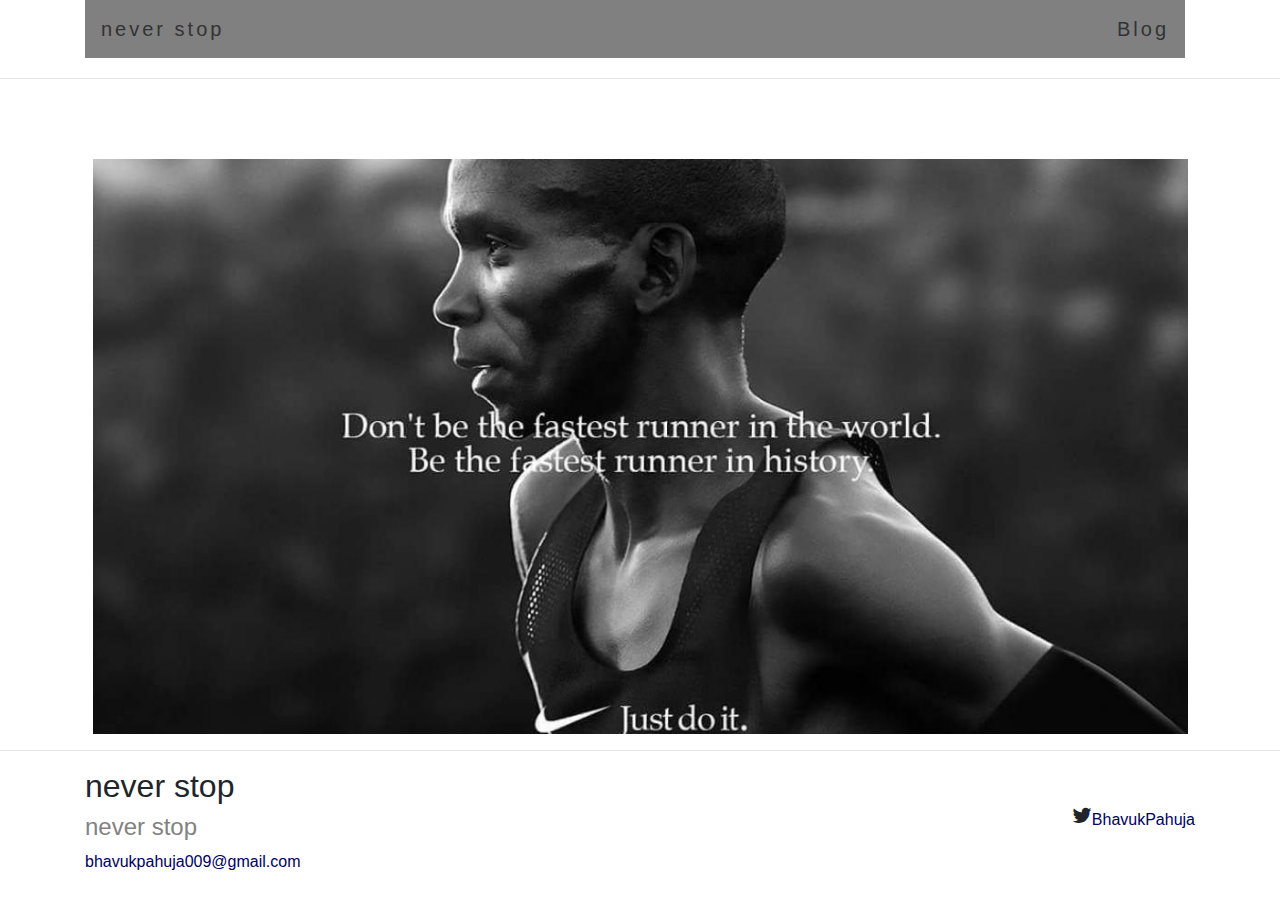
<file: index.html>
<!doctype html>
<html lang="en">
  <head>
    <!-- Required meta tags -->
    <meta charset="utf-8">
    <meta name="viewport" content="width=device-width, initial-scale=1, shrink-to-fit=no">

    <!-- Bootstrap CSS -->
    <link rel="stylesheet" href="https://maxcdn.bootstrapcdn.com/bootstrap/4.0.0/css/bootstrap.min.css" integrity="sha384-Gn5384xqQ1aoWXA+058RXPxPg6fy4IWvTNh0E263XmFcJlSAwiGgFAW/dAiS6JXm" crossorigin="anonymous">
	<link href="https://fonts.googleapis.com/css2?family=Roboto+Slab:wght@600&family=Spartan:wght@500&display=swap" rel="stylesheet">

<link rel="stylesheet" href="https://cdnjs.cloudflare.com/ajax/libs/font-awesome/4.7.0/css/font-awesome.min.css">

	<link rel="stylesheet" type="text/css" href="style.css">

    <title>Never Stop!</title>
  	</head>
  	<body>
    <!-- <h1>Hello, world!</h1> -->
    	 
    	 <div class="container">
    	 <nav class="topnav">

  <a class="active" class="site-title" href="#">never stop</a> 
  <div class="topnav-right">
    <a href="./blog.html">Blog</a>
  </div>

</nav> 
</div>
	    <hr>
	    <!-- <div class="img-thumbnail"> -->
	    <div class="container">
	    <img src="img/eliudkipchoge.jpg" alt="eliudkipchoge" class="center">	
	   	</div>
	   <!--  </div> -->
	<!-- </div>
		<div class="container">
		<div class="row row-content">
			<h1>How it started?</h1>
			<p>From 2017 to 2018 I gained a total of 25 kgs, and at that time I weighed 100 kgs. So I decided that now it's time to change. And I was also 2 months away to get into a college and thus it was the perfect motivation for me to get into shape. Thus I joined a gym mainly focusing on cardio and diet and doing my work strictly and honestly I started seeing the changes, though they were not physical but still I was loosing about 1-2 kgs a week. At that time I realised that if you do your job with complete honesty you will see the change. I continued the gym for about 5 weeks and lost a total a 9 kgs, that brought a huge change in me but still <span>I was very far from being fit</span>. I continued with my diet and played soccer in college. But it didn't help me as I was overweight and all those soccer drills were just making me injury prone, at that time I didn't realised it but all those crampful nights made me realised it. So I stopped playing soccer and was help from my brother(who is also a runner), and he too told me the samething. So as a solutiion to it he asked me to start running and I also took it seriously. It was 1st December 2018 my last exam of 1st semester and so I decided to start running from 2nd December 2018.</p>
		</div>
		<div class="row row-content">
			<h1>    My First Run    </h1> -->
			<!-- <div class="row row-content"> -->
			<!-- </div> -->	
			<!-- </div> -->
			<!-- <div class="row row-content1">
			<div class="col-12 col-sm-6">
			<p>December 3, 5:30 pm , I was all set for this journey. I was ready with my shoes tied and was ready for the run. I thought that it is very easy 4-5 kms and I can do it very easily, I had no idea about my pace, my cadence nothing, I was just running and there I go after 500m all drained out so I walked a few metres and then sprinted my way through, again walked and sprinted this went for a total of 1.73kms and then I stopped. I was disappointed, disheartened and felt baffled, and thought I was never going to make it, I would never be fit again. But next evening I again went for it, but the result was same no change , I covered 1.86 kms. Next day was also the same.</p>
			<p>The next day I said to myself "I have to live my whole life like this a 88 kg boy who was worthless" and I <span>stopped</span> running. </p>
		</div>
		<div class="col-12 col-sm-6" class="align-self-center">
			<img src="img/my_first_run.jpg" alt="myfirstrun" class="right">
			</div>
			
		</div>
		<div class="row row-content">
			<h1>Getting back at it</h1>
			<p>For two months I didn't did any running just played soccer in college, knowing the consequences it can have on my overweighted body. But after the annual sports fest of the college, I was determined to again start running and never quitting or even stopping it.</p>
			<p> With only one goal in mind though you run slow, you have to run long, you need cover those miles, you will not stop until you had done what you have decided for the day. I was going good and in the span of 5 weeks I was able to cover a total of 88 kms, in which I even ran many many 5k runs and my longest run of 6km.</p>
		</div>
		<div class="row row-content">
			<h1>Training with my brother</h1>
			<p>
				So here I am ready to run even longer distances, with good pace and also support from by brother. My brother registerd for a 21K trail run in Kanatal, Uttrakhand at an altitude of 2590m and asked me about weather I would like to register for a 10K run, and I was like "Hell Yeah Let's do this" so he also made the registration for me.
			</p>
			<p>
				The race was on 29th June and we had almost 50 days to train for it. Me and my brother made a proper training plan weekly with easy runs, tempo runs, long runs. I was also trying to cope up with him but wasn't able to so I foccused on my capabilities and strengths and tried to move on. It was really a pleasent time training with my brother, he helping me out and in return I helping out it really was a fun time, and I learnt a lot of things in this period which helped me become a better athlete.
			</p>
			<p>
				And as we know nothing always go as you planned it to be, and as were reaching closer to race day our trip was also closer of getting cancelled due my dad's health, I understood the situation and accepted it though I wasn't able to run the race I did get more healthier and stronger.
			</p>
		</div>
		<div class="row row-content">
			<h1>Bhavuk Runs 365</h1>
			<p>
				As I wasn't able to run that trail run so I was eager to do something special.
				So I decided that I will run for each and every day for 365 days for atleat 10 mins. 
			</p>
			<p>
				On 29 July 2019 I took a pledge to myself to run for every single day for a year. First few days were difficult, thinking of the routine of waking up early every morning, doing warm-up, go for a run, get ready for college- classes and labs, study, sleep early made me mad and I started thinking that I would not able to it. But then my brother told me about this athlete Eluid Kipchoge who is greatest marathon runner runner of all time, he had won 11 out of his 12 marathons, world record holder, and thing what I liked about him was his idealogy he believes in <span>"No Human Is Limited"</span> and he says that it is your mind who makes you do things, you just need to control it and you will be able to do everything what you want to do.
				This inspired me and I went on to run for every single day. Days, weeks, monthts passed I was going great, I woke up early every morning followed my routine and things were going well, I was feeling fine, some days I felt some cramps but foam rolling and massages were there to help me out through these days. And I was quite motivated to do what I had decided, then on 12th October Eluid Kipchoge became the first person to run a marathon under 2 hours(1:59:40), I was like yes I will run for every single day for a year and no one can stop me from doing that. -->
				<!-- I was running nice, my form was looking good and days were passing by and I was feeling good. -->
				
			<!-- </p>
		</div>
			<div class="row row-content">
				<h1>Something unexpected happened</h1>
				<p>
					On 22 October my brother messaged me asked me that he will help me run my first sub 30 min 5K on on my 90th day of this running streak which was on 26 October. And I was like YES LETS DO IT.
				So I recovered the whole week from 23 October to 25 October.
				Me and my brother were coming home from college and job respectively for Diwali and we were so excited to achieve this 5K mark, do some long runs together and enjoy.
				</p>
				<p>
				And I reached Kota(hometown) completely relaxed and recovered on 25th October and then something happened which I never expected I felt some fever that night so I took some medicine and milk and went to sleep. But the morning of my 90th day wasn't like I wanted it to be, the fever was still there. So I decided to shift my plan to 27 october and just did a light run on my 90th of running streak today thus I went for a run but just after 1.2kms my right knee was paining badly. But I forgot that thought and ran 2.2 kms with my bro.
				After the run my brother did some stretching for me and I was fine, now came the I was waiting for last 7–8 days. It was a cold sunday morning and my body was paining like hell I couldn't even move and inside me I was thinking that I have lost everything my 5k record, my 365 day streak everything. And then after sometime the realization came that I have chicken pox and I said no way and that was it I wasn't able to run from my 91st day and thus my streak endend.
				</p>
				
				<p><strong><span>THINGS I HAVE LEARNED FROM THIS SITUATION:</span></strong></p>
				<ol>
				<li>You need to learn to accept the situation.</li>
				<li>I win or I learn I never fail. You must try to LEARN TO LEARN.</li>
				<li>Sometimes it is better to look back in past and see what you have achieved, it will help you feel better. Like in my situation I looked back and saw that I ran for 90 days regularly whatever may be the condition and it helped me feel better.</li>
				<li>Your body is like a vehicle if you are using it you need to refuel it. This was my major mistake I ran, I worked hard, I used my body to full extent but didn't gave it back the fuel to recover.</li>
				</ol> -->
				
				<!-- This time before coming home for Diwali holidays I was so excited to enjoy the festival with the family but nobody can stand before god's decision and my thus my Diwali didn't went the way I wanted it to be.
				This is how my 5 day Diwali break was extended to 10, my parents helped me a lot towards my fast recovery otherwise these 10 day could have easily been converted to 15 or 16. There were times when I was just sitting on my bed and getting everything like food, water, fruits, milk I mean everything, really a big thanks to my parents for all this. Though this break helped my body to recover a lot but on the other hand there will be a lot of academic load on me from now onwards. -->
				<!-- <p>
				At that time my next aim was to train for my first 10K race on 22nd December in Pune.
				</p>
			</div>

			<div class="row row-content">
				<h1>My first 10K race</h1>
				<p>
					22 December 2019, my first 10 K race. I was quite excited for the race from the day my brother registered for it. Me and my brother woke up at 3:30 in the morning on 22nd and were up and ready by 4:15 to leave for Shree Shivchhatrapati Sports Complex, Pune where the race was supposed to start.
					</p>
					<p>
					I was feeling nice and was quite motivated to complete the race in under 60 mins, as I was suffering from piriformis syndrome from the past 3–4 weeks and at last now I was able to recover from the pain and that too on my own. We reached the sports complex at 5:10, yeah it was a long ride. The flag-of time for the race was at 6:00, so we did some warm-up, streches and were ready to run. My brother actually registered for the half marathon but since he was suffering from some knee pain from past 3 weeks he decided to not to run the 21k distance rather he decided to pace me for my race.
				</p>
				<p>
					We were all set standing on starting line all warmed up and ready to run. We decided to run the first 7 kms at a pace of 6:20 and then pace up for the last three kms. It was very congested for first 1–1.5 kms as there were around 7–8 thousand runners taking part in the 10K race. We were running good and were able to maintain our pace(6:20) for first 7 kms and it was time to pace up but I wasn’t ready for that so I said my brother “I wouldn’t be able to pace up right now let’s pace up at 8kms”.

					So I ran 8th kilometre at a pace of 5:40, and at this moment to achieve my goal I was required to run the last two kilometres at a pace of 5mins per kilometre, and it was really tough for me as my quads per paining a lot and wasn’t able to take deep breaths and thus I wasn’t able to achieve my goal, my chip time was 1:04:58, though it was my 10K personal best.
				</p>
				<p>
					My brother helped me a lot to achieve this time all thanks to him as I was just running behind him without thinking of anything else. Thank you bro for everything.

					I was satisfied with my performance but I learnt that I have to train a lot harder to achieve my goals.
				</p>
				<p>
					We(me and my brother) have a long road to travel and we will not stop until we achieve our goals and dreams.
				</p>				
			</div>
			
			<div class="row row-content">
				<h1>My 10K Personel Best</h1>
				<p>
					After my first 10K race I was confident of myself that I can run a better time, with training, exercise and proper care of my body.
					So I decided to run another 10K at Jaipur Marathon on 2nd Feb, but this I had less time(2-3 weeks) to train for it as planned my run at last moment.
					But that didn't afraid I did my training propoerly ate healthy and was ready for the race. I left from the college the night before the raceday to my maternal grandmother(nani)'s home as my college is outside the city.
					</p>
					<p>
						It was time for another 4 AM alarm , and I was ready by 5:00 and left for Albert Hall, Jaipur where was supposed to start, it was a cold, and was still dark and I was unable find any cab or moto so I walked to Albert Hall it was about 2.5 kms. I reached there at 5:30, did some warm-up and was ready to for the kick-off. 
						This time I tried to maintain my pace from the starting of race, though it was congested but I raced my way through I was going great, properly breathing, taking to myself telling not to push hard just maintain the 6:15 pace. 
						And I completed half way  mark in 30:44 Avg.Pace 6:09, then I said to myself that now you are not going down from now there is only one way that is going forward. I maintained my pace 6:04 at 7.5 km mark(45:31) then I thought that now my goal is to cover 2.5kms in 14 mins and that's it. Ipushed myself but fall 2 mins 26 secs short of my sub 60 min 10K.
					</p>
					<p> -->
						<!-- But I wasn't disappointed with such a short duration of training I was able to pull out such a great time. 
					</p>  
				</p>
			</div>
		
	</div> -->
			<hr>
	<footer class="footer">
		<div class="container">
			<div class="row">             
                <div class="col-12 col-sm-6">
                    <h2 class="footer-heading">never stop</h2>
                    <h4 class="contact">never stop</h4>
                    <a href="mailto:bhavukpahuja009@gmail.com">bhavukpahuja009@gmail.com</a>
                    
                </div>
                
                <div class="col-12 col-sm-6 align-self-center">
                    <div class="media">
                        <i class="fa fa-twitter fa-lg"></i><a href="https://twitter.com/BhavukPahuja" class="usename">BhavukPahuja</a>
                    </div>
                </div>
		</div>
		
	</footer>






    <!-- Optional JavaScript -->
    <!-- jQuery first, then Popper.js, then Bootstrap JS -->
    <script src="https://code.jquery.com/jquery-3.2.1.slim.min.js" integrity="sha384-KJ3o2DKtIkvYIK3UENzmM7KCkRr/rE9/Qpg6aAZGJwFDMVNA/GpGFF93hXpG5KkN" crossorigin="anonymous"></script>
    <script src="https://cdnjs.cloudflare.com/ajax/libs/popper.js/1.12.9/umd/popper.min.js" integrity="sha384-ApNbgh9B+Y1QKtv3Rn7W3mgPxhU9K/ScQsAP7hUibX39j7fakFPskvXusvfa0b4Q" crossorigin="anonymous"></script>
    <script src="https://maxcdn.bootstrapcdn.com/bootstrap/4.0.0/js/bootstrap.min.js" integrity="sha384-JZR6Spejh4U02d8jOt6vLEHfe/JQGiRRSQQxSfFWpi1MquVdAyjUar5+76PVCmYl" crossorigin="anonymous"></script>
  </body>
</html>
</file>
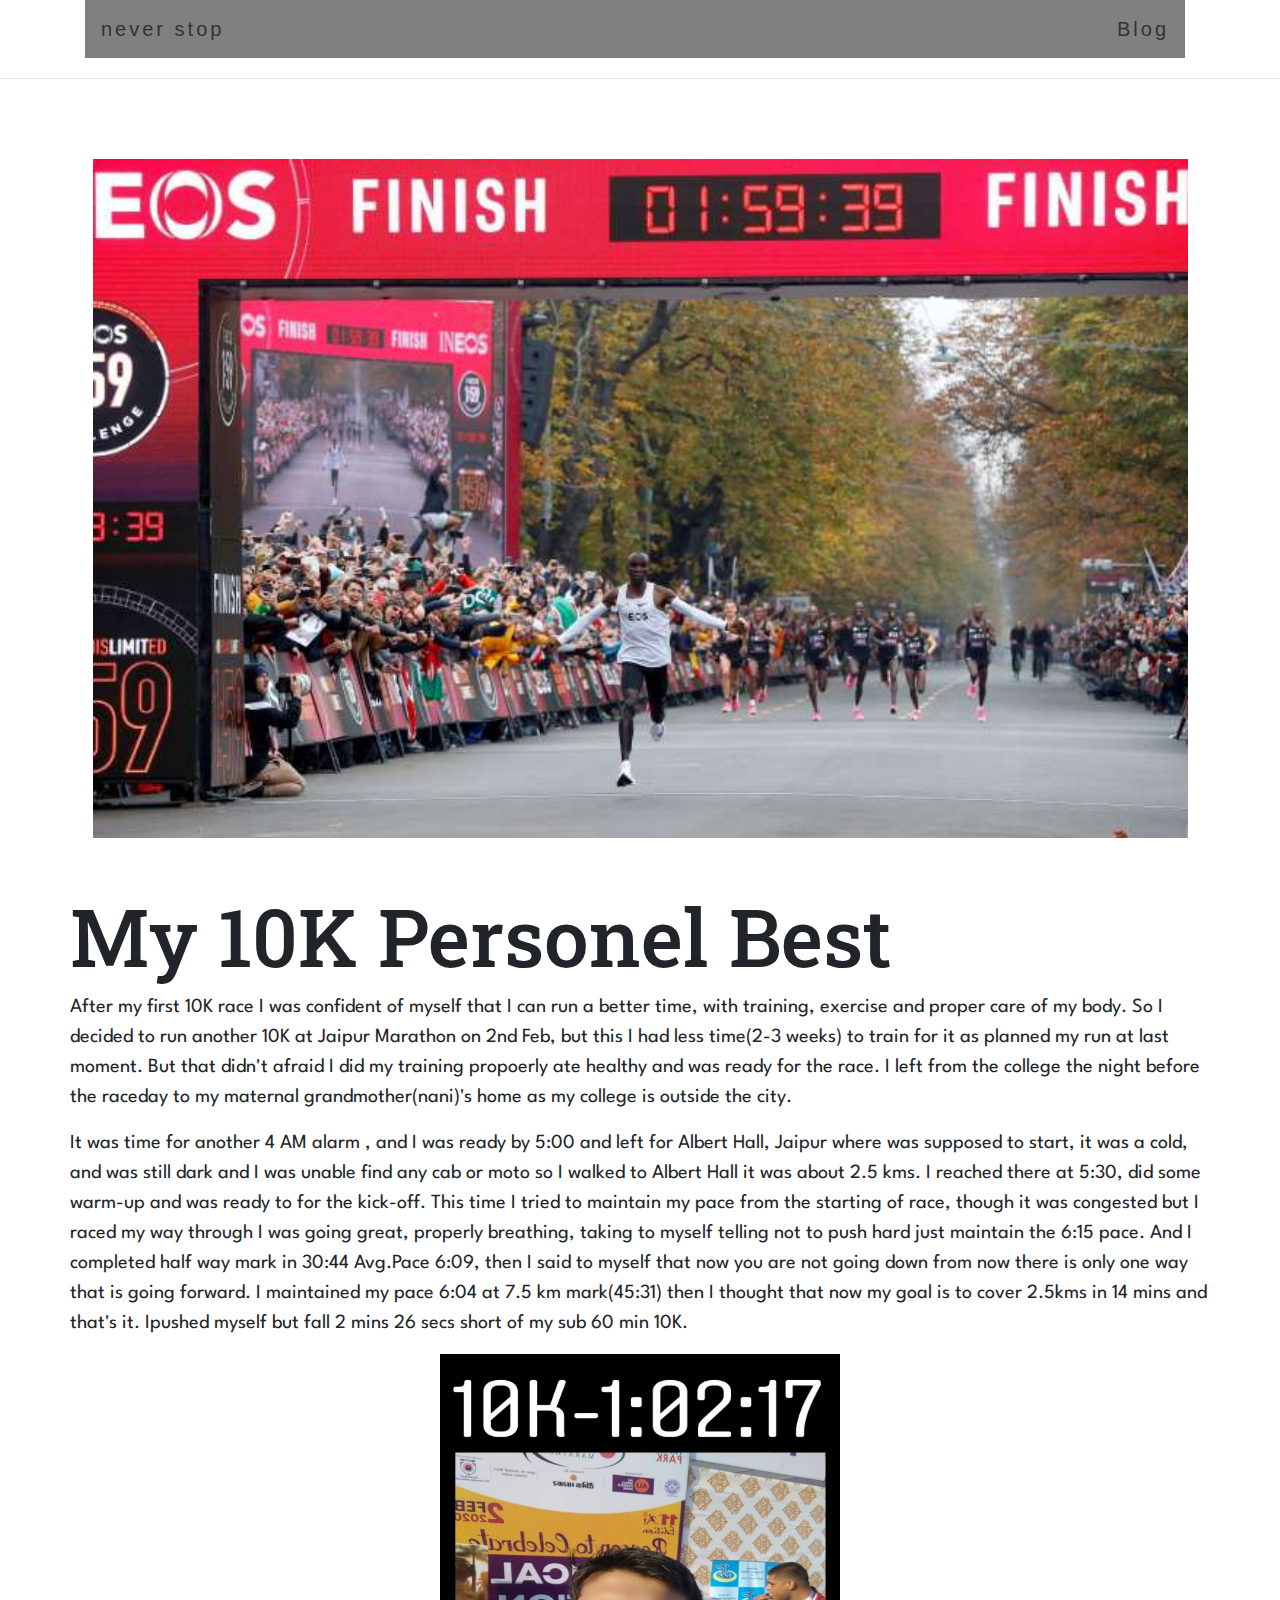
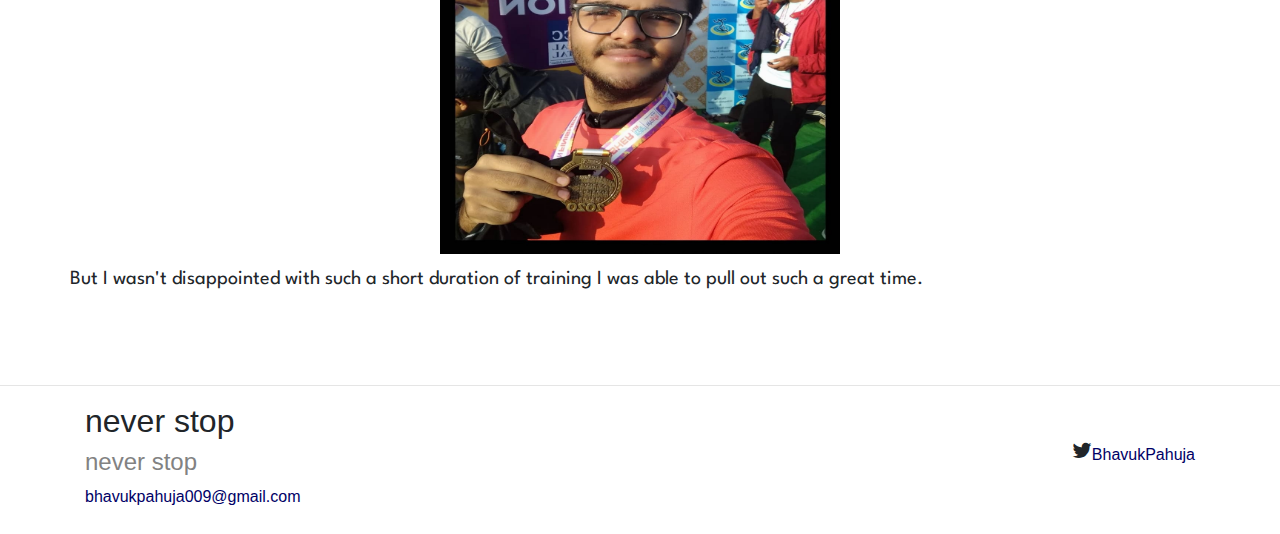
<file: 10k_pb.html>
<!doctype html>
<html lang="en">
  <head>
    <!-- Required meta tags -->
    <meta charset="utf-8">
    <meta name="viewport" content="width=device-width, initial-scale=1, shrink-to-fit=no">

    <!-- Bootstrap CSS -->
    <link rel="stylesheet" href="https://maxcdn.bootstrapcdn.com/bootstrap/4.0.0/css/bootstrap.min.css" integrity="sha384-Gn5384xqQ1aoWXA+058RXPxPg6fy4IWvTNh0E263XmFcJlSAwiGgFAW/dAiS6JXm" crossorigin="anonymous">
	<link href="https://fonts.googleapis.com/css2?family=Roboto+Slab:wght@600&family=Spartan:wght@500&display=swap" rel="stylesheet">

<link rel="stylesheet" href="https://cdnjs.cloudflare.com/ajax/libs/font-awesome/4.7.0/css/font-awesome.min.css">

	<link rel="stylesheet" type="text/css" href="style.css">

    <title>10K Personel Best</title>
  	</head>
  	<body>
    <!-- <h1>Hello, world!</h1> -->
    	 
    	 <div class="container">
    	 <nav class="topnav">

  <a class="active" class="site-title" href="./index.html">never stop</a> 
  <div class="topnav-right">
    <a href="./blog.html">Blog</a>
  </div>

</nav> 
</div>
	    <hr>
	    <!-- <div class="img-thumbnail"> -->
		<div class="container">
	    <img src="img/quote11.jpeg" alt="eliudkipchoge" class="center">	
	   <!--  </div> -->
	</div>
		<div class="container">
			
			<div class="row row-content">
				<h1>My 10K Personel Best</h1>
				<p>
					After my first 10K race I was confident of myself that I can run a better time, with training, exercise and proper care of my body.
					So I decided to run another 10K at Jaipur Marathon on 2nd Feb, but this I had less time(2-3 weeks) to train for it as planned my run at last moment.
					But that didn't afraid I did my training propoerly ate healthy and was ready for the race. I left from the college the night before the raceday to my maternal grandmother(nani)'s home as my college is outside the city.
					</p>
					<p>
						It was time for another 4 AM alarm , and I was ready by 5:00 and left for Albert Hall, Jaipur where was supposed to start, it was a cold, and was still dark and I was unable find any cab or moto so I walked to Albert Hall it was about 2.5 kms. I reached there at 5:30, did some warm-up and was ready to for the kick-off. 
						This time I tried to maintain my pace from the starting of race, though it was congested but I raced my way through I was going great, properly breathing, taking to myself telling not to push hard just maintain the 6:15 pace. 
						And I completed half way  mark in 30:44 Avg.Pace 6:09, then I said to myself that now you are not going down from now there is only one way that is going forward. I maintained my pace 6:04 at 7.5 km mark(45:31) then I thought that now my goal is to cover 2.5kms in 14 mins and that's it. Ipushed myself but fall 2 mins 26 secs short of my sub 60 min 10K.
					</p>
					<img src="img/jaipur.jpg" alt="jaipurmarathon" class="center-image2">
					<p>
						But I wasn't disappointed with such a short duration of training I was able to pull out such a great time. 
					</p>  
				</p>
			</div>
		
	</div>
<hr>
	<footer class="footer">
		<div class="container">
			<div class="row">             
                <div class="col-12 col-sm-6">
                    <h2 class="footer-heading">never stop</h2>
                    <h4 class="contact">never stop</h4>
                    <a href="mailto:bhavukpahuja009@gmail.com">bhavukpahuja009@gmail.com</a>
                    
                </div>
                
                <div class="col-12 col-sm-6 align-self-center">
                    <div class="media">
                        <i class="fa fa-twitter fa-lg"></i><a href="https://twitter.com/BhavukPahuja" class="usename">BhavukPahuja</a>
                    </div>
                </div>
		</div>
		
	</footer>






    <!-- Optional JavaScript -->
    <!-- jQuery first, then Popper.js, then Bootstrap JS -->
    <script src="https://code.jquery.com/jquery-3.2.1.slim.min.js" integrity="sha384-KJ3o2DKtIkvYIK3UENzmM7KCkRr/rE9/Qpg6aAZGJwFDMVNA/GpGFF93hXpG5KkN" crossorigin="anonymous"></script>
    <script src="https://cdnjs.cloudflare.com/ajax/libs/popper.js/1.12.9/umd/popper.min.js" integrity="sha384-ApNbgh9B+Y1QKtv3Rn7W3mgPxhU9K/ScQsAP7hUibX39j7fakFPskvXusvfa0b4Q" crossorigin="anonymous"></script>
    <script src="https://maxcdn.bootstrapcdn.com/bootstrap/4.0.0/js/bootstrap.min.js" integrity="sha384-JZR6Spejh4U02d8jOt6vLEHfe/JQGiRRSQQxSfFWpi1MquVdAyjUar5+76PVCmYl" crossorigin="anonymous"></script>
  </body>
</html>
</file>
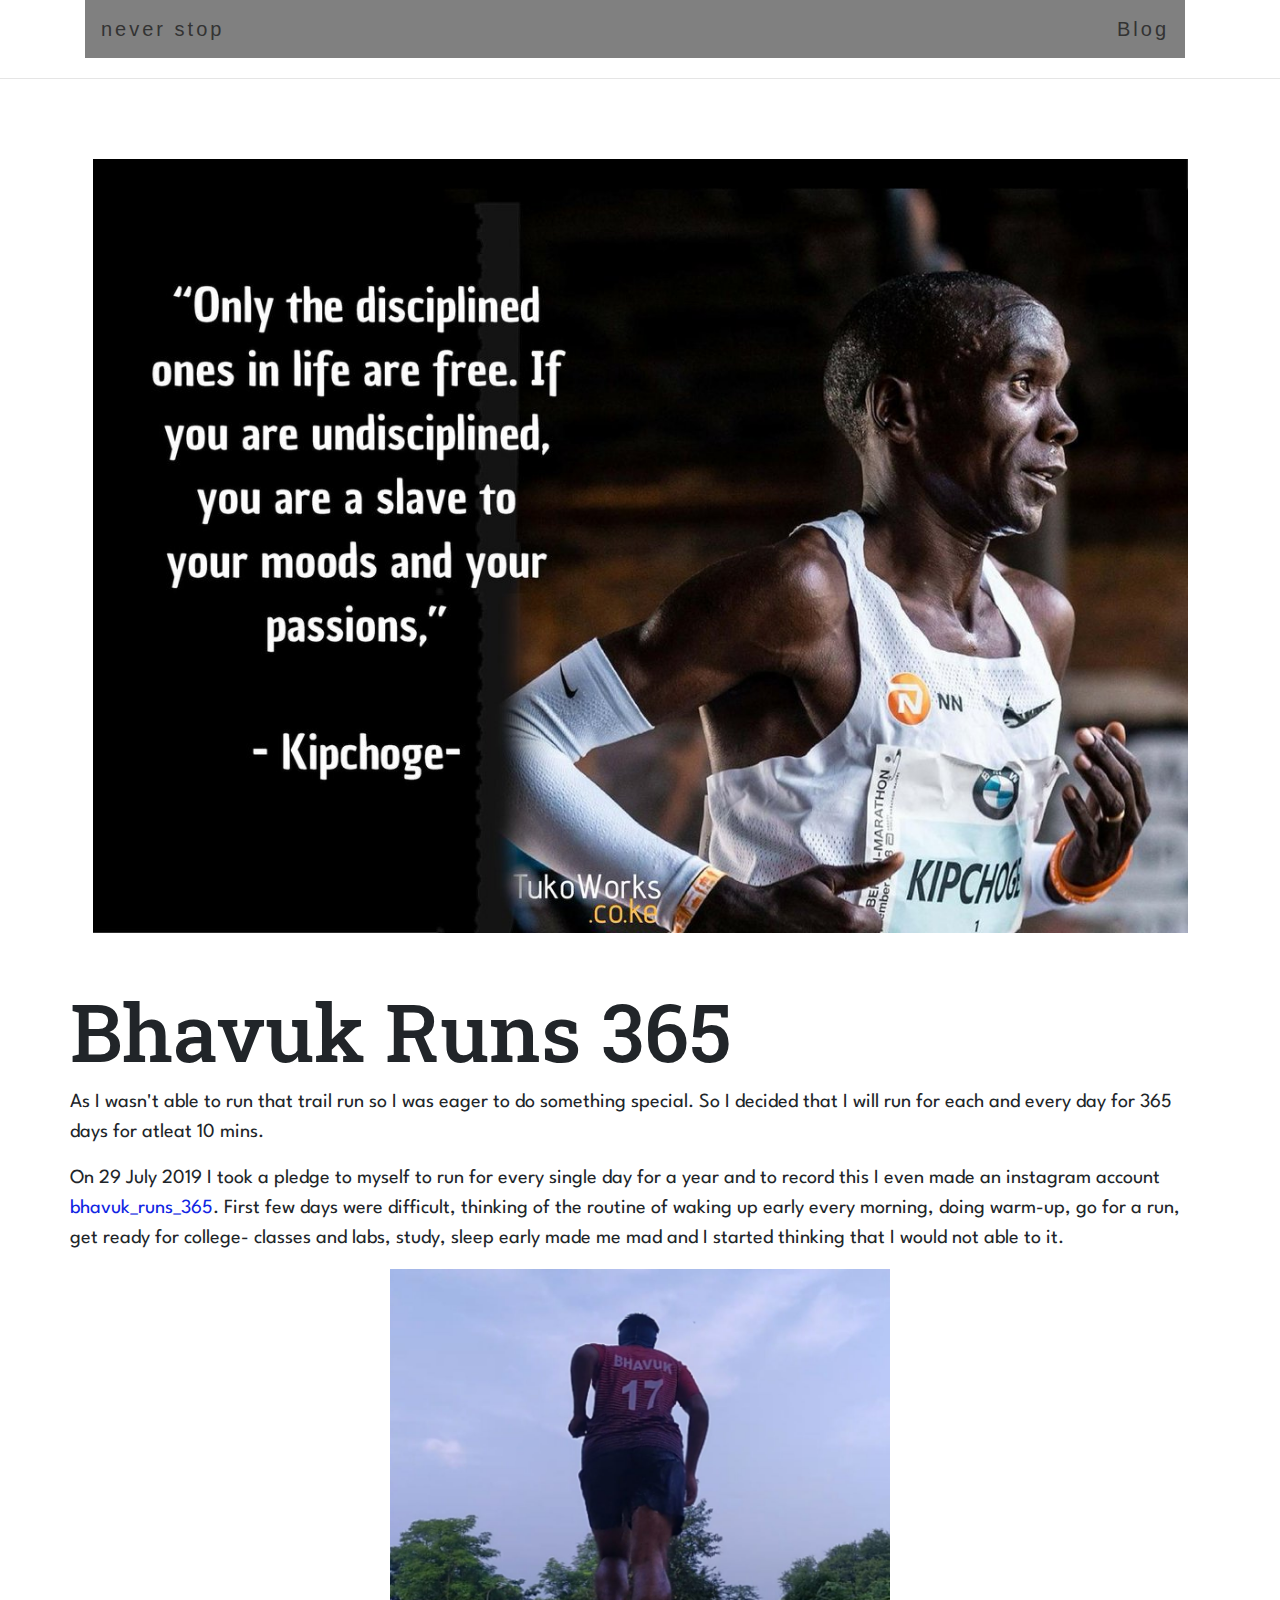
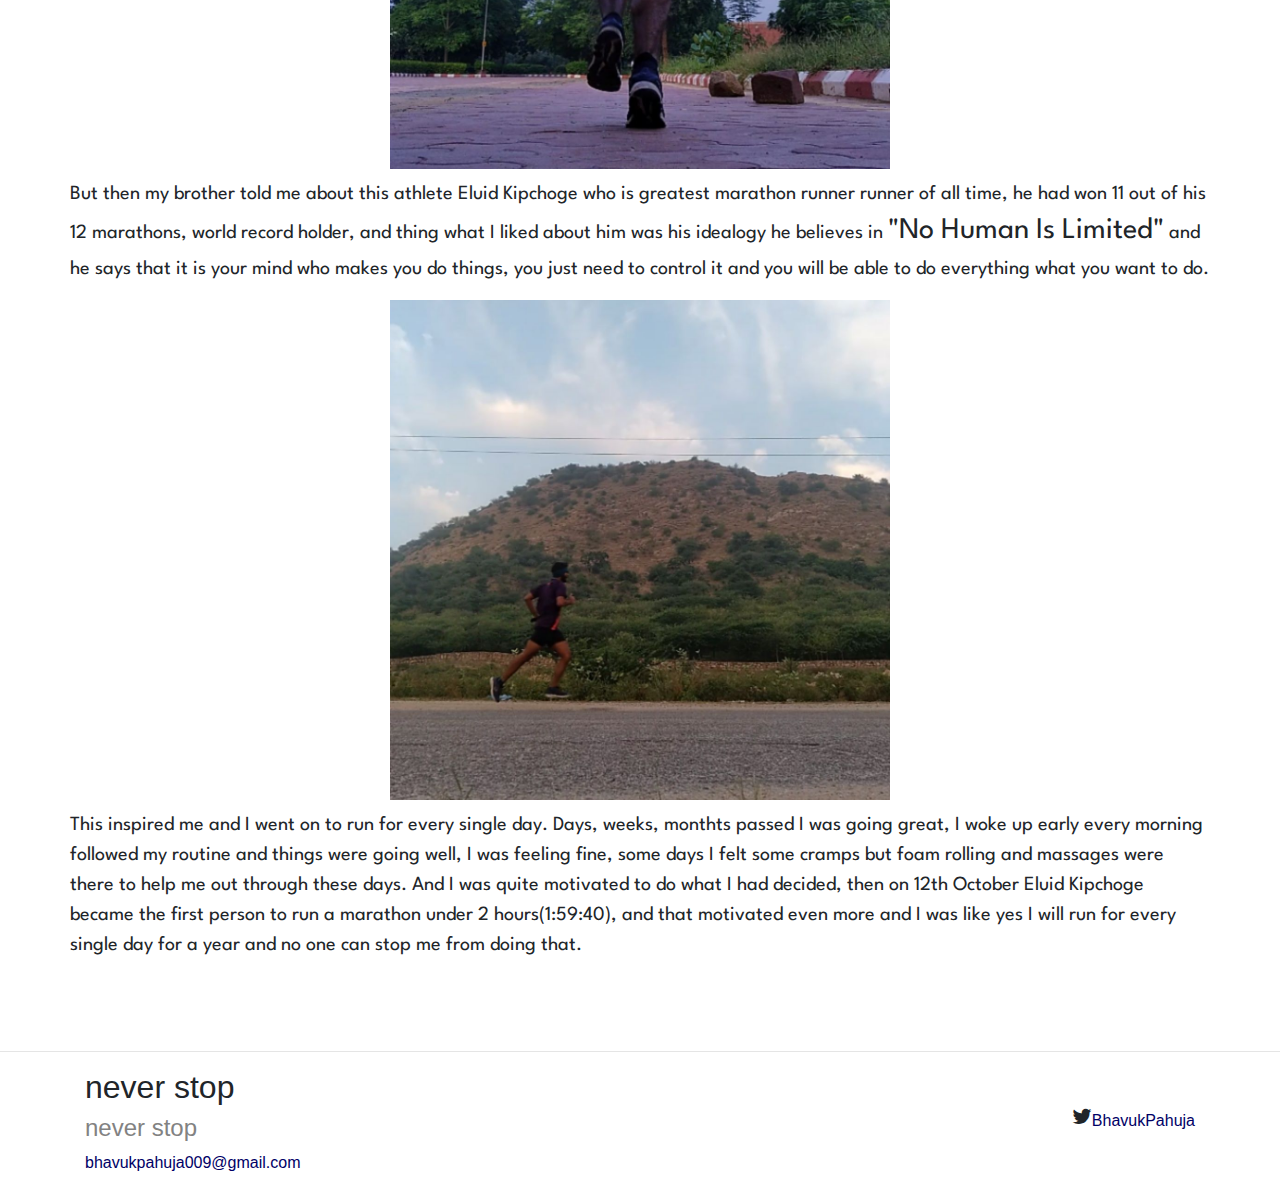
<file: bhavuk_365.html>
<!doctype html>
<html lang="en">
  <head>
    <!-- Required meta tags -->
    <meta charset="utf-8">
    <meta name="viewport" content="width=device-width, initial-scale=1, shrink-to-fit=no">

    <!-- Bootstrap CSS -->
    <link rel="stylesheet" href="https://maxcdn.bootstrapcdn.com/bootstrap/4.0.0/css/bootstrap.min.css" integrity="sha384-Gn5384xqQ1aoWXA+058RXPxPg6fy4IWvTNh0E263XmFcJlSAwiGgFAW/dAiS6JXm" crossorigin="anonymous">
	<link href="https://fonts.googleapis.com/css2?family=Roboto+Slab:wght@600&family=Spartan:wght@500&display=swap" rel="stylesheet">

<link rel="stylesheet" href="https://cdnjs.cloudflare.com/ajax/libs/font-awesome/4.7.0/css/font-awesome.min.css">

	<link rel="stylesheet" type="text/css" href="style.css">

    <title>Bhavuk Runs 365</title>
  	</head>
  	<body>
    <!-- <h1>Hello, world!</h1> -->
    	 
    	 <div class="container">
    	 <nav class="topnav">

  <a class="active" class="site-title" href="./index.html">never stop</a> 
  <div class="topnav-right">
    <a href="./blog.html">Blog</a>
  </div>

</nav> 
</div>
	    <hr>
	    <div class="container">
	    <!-- <div class="img-thumbnail"> -->
	    <img src="img/quote9.jpg" alt="eliudkipchoge" class="center">	
	   <!--  </div> -->
	</div>
		<div class="container">
		<div class="row row-content">
			<h1>Bhavuk Runs 365</h1>
			<p>
				As I wasn't able to run that trail run so I was eager to do something special.
				So I decided that I will run for each and every day for 365 days for atleat 10 mins. 
			</p>
			<p>
				On 29 July 2019 I took a pledge to myself to run for every single day for a year and to record this I even made an instagram account <a class="span1" href="https://www.instagram.com/bhavuk_runs_365/">bhavuk_runs_365</a>. First few days were difficult, thinking of the routine of waking up early every morning, doing warm-up, go for a run, get ready for college- classes and labs, study, sleep early made me mad and I started thinking that I would not able to it. 
			</p>
			<img src="img/run1.jpg" class="center-image1" alt="run">
			<p>
				But then my brother told me about this athlete Eluid Kipchoge who is greatest marathon runner runner of all time, he had won 11 out of his 12 marathons, world record holder, and thing what I liked about him was his idealogy he believes in <span>"No Human Is Limited"</span> and he says that it is your mind who makes you do things, you just need to control it and you will be able to do everything what you want to do.
			</p>
			<img src="img/run2.jpg" class="center-image1" alt="run">
			<p>
				This inspired me and I went on to run for every single day. Days, weeks, monthts passed I was going great, I woke up early every morning followed my routine and things were going well, I was feeling fine, some days I felt some cramps but foam rolling and massages were there to help me out through these days. And I was quite motivated to do what I had decided, then on 12th October Eluid Kipchoge became the first person to run a marathon under 2 hours(1:59:40), and that motivated even more and I was like yes I will run for every single day for a year and no one can stop me from doing that.
				<!-- I was running nice, my form was looking good and days were passing by and I was feeling good. -->
				
			</p>
		</div>
		
		
	</div>
<hr>
	<footer class="footer">
		<div class="container">
			<div class="row">             
                <div class="col-12 col-sm-6">
                    <h2 class="footer-heading">never stop</h2>
                    <h4 class="contact">never stop</h4>
                    <a href="mailto:bhavukpahuja009@gmail.com">bhavukpahuja009@gmail.com</a>
                    
                </div>
                
                <div class="col-12 col-sm-6 align-self-center">
                    <div class="media">
                        <i class="fa fa-twitter fa-lg"></i><a href="https://twitter.com/BhavukPahuja" class="usename">BhavukPahuja</a>
                    </div>
                </div>
		</div>
		
	</footer>






    <!-- Optional JavaScript -->
    <!-- jQuery first, then Popper.js, then Bootstrap JS -->
    <script src="https://code.jquery.com/jquery-3.2.1.slim.min.js" integrity="sha384-KJ3o2DKtIkvYIK3UENzmM7KCkRr/rE9/Qpg6aAZGJwFDMVNA/GpGFF93hXpG5KkN" crossorigin="anonymous"></script>
    <script src="https://cdnjs.cloudflare.com/ajax/libs/popper.js/1.12.9/umd/popper.min.js" integrity="sha384-ApNbgh9B+Y1QKtv3Rn7W3mgPxhU9K/ScQsAP7hUibX39j7fakFPskvXusvfa0b4Q" crossorigin="anonymous"></script>
    <script src="https://maxcdn.bootstrapcdn.com/bootstrap/4.0.0/js/bootstrap.min.js" integrity="sha384-JZR6Spejh4U02d8jOt6vLEHfe/JQGiRRSQQxSfFWpi1MquVdAyjUar5+76PVCmYl" crossorigin="anonymous"></script>
  </body>
</html>
</file>
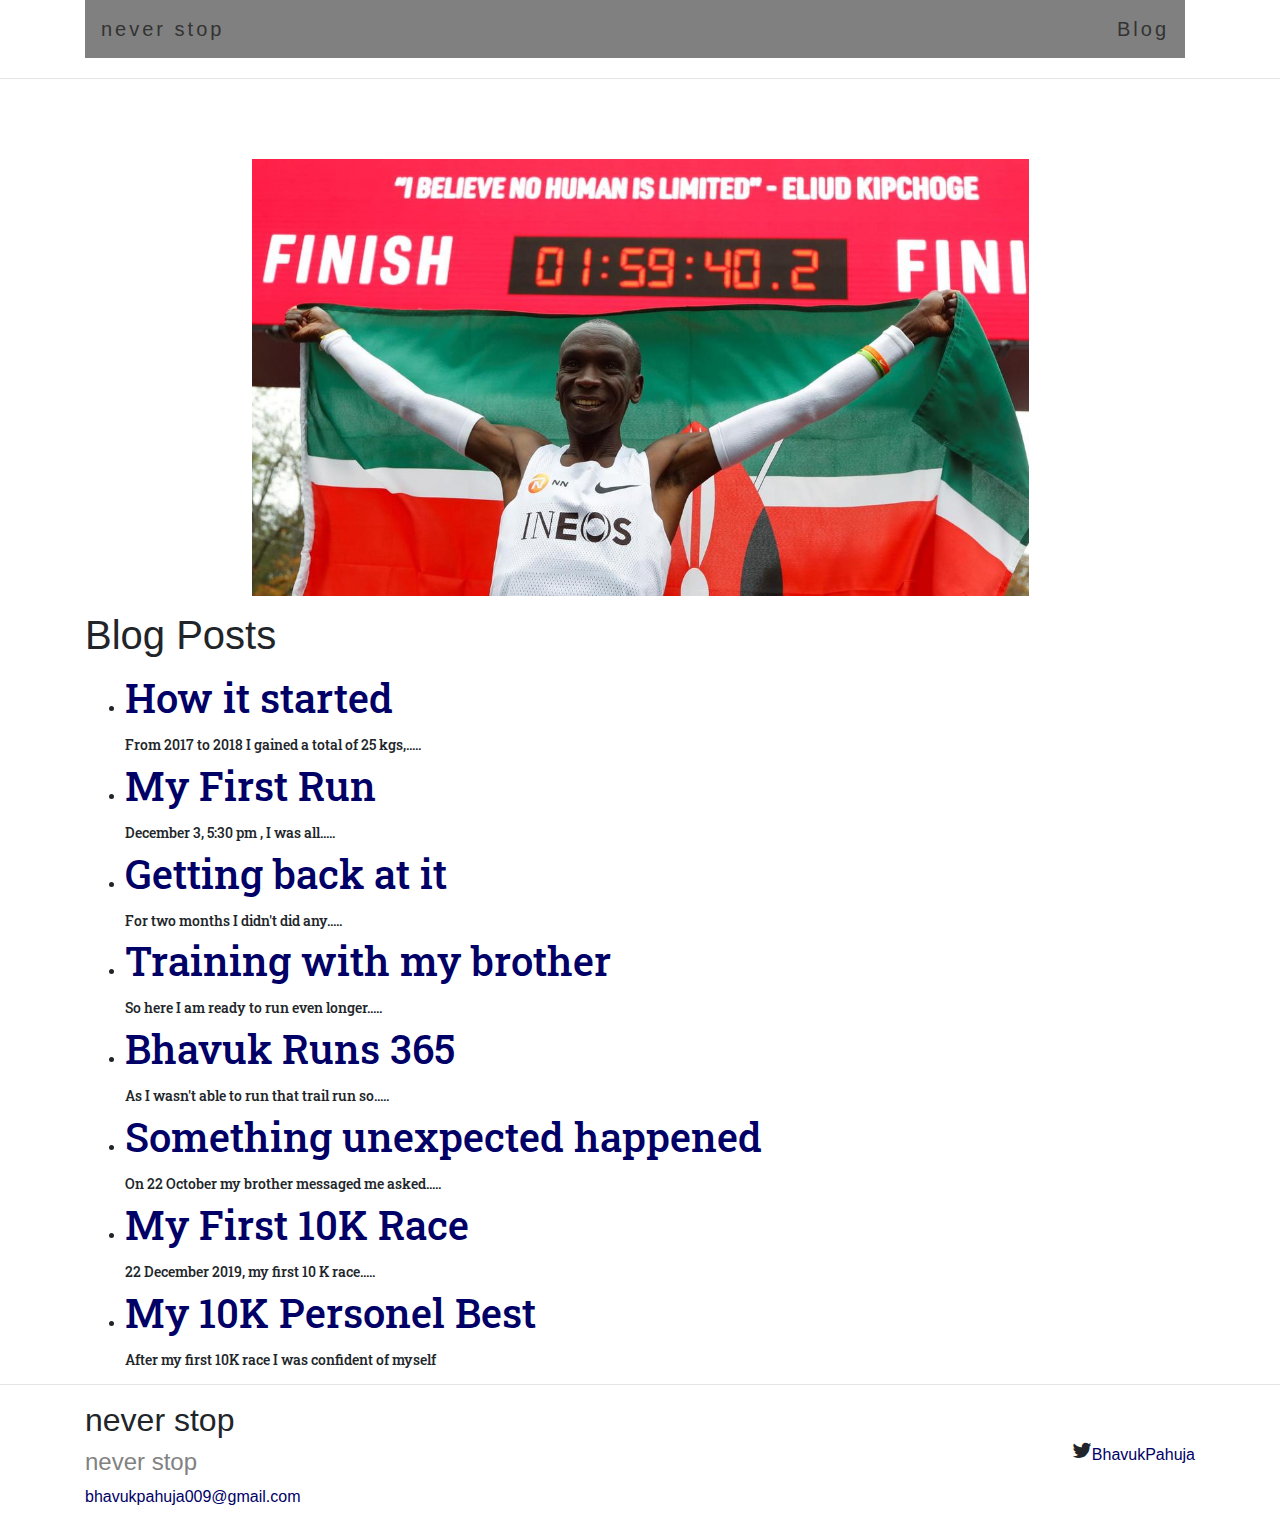
<file: blog.html>
<!doctype html>
<html lang="en">
  <head>
    <!-- Required meta tags -->
    <meta charset="utf-8">
    <meta name="viewport" content="width=device-width, initial-scale=1, shrink-to-fit=no">

    <!-- Bootstrap CSS -->
    <link rel="stylesheet" href="https://maxcdn.bootstrapcdn.com/bootstrap/4.0.0/css/bootstrap.min.css" integrity="sha384-Gn5384xqQ1aoWXA+058RXPxPg6fy4IWvTNh0E263XmFcJlSAwiGgFAW/dAiS6JXm" crossorigin="anonymous">
	<link href="https://fonts.googleapis.com/css2?family=Roboto+Slab:wght@600&family=Spartan:wght@500&display=swap" rel="stylesheet">

<link rel="stylesheet" href="https://cdnjs.cloudflare.com/ajax/libs/font-awesome/4.7.0/css/font-awesome.min.css">

	<link rel="stylesheet" type="text/css" href="styleblog.css">

    <title>Blog</title>
  	</head>
  	<body>
    <!-- <h1>Hello, world!</h1> -->
    	 
    	 <div class="container">
    	 <nav class="topnav">

  <a class="active" class="site-title" href="./index.html">never stop</a> 
  <div class="topnav-right">
    <a href="#">Blog</a>
  </div>

</nav> 
</div>
	    <hr>
	    <!-- <div class="img-thumbnail"> -->
	   <div class="container">
	    <img src="img/no_human_is_limi.JPG" alt="no human is limited" class="center">	
	   <!--  </div> -->
	</div>
		<div class="container">

			<h1>Blog Posts</h1>
			<ul class="post-list">
    
      <li>
        <!-- <span class="post-meta">Feb 11, 2020</span> -->

        <h3>
          <a class="post-link" href="./how_it_started.html">How it started</a>
        <span class="post-desc">From 2017 to 2018 I gained a total of 25 kgs,.....</span>
        </h3>

      </li>
    
      <li>
      <!--   <span class="post-meta">Nov 17, 2019</span> -->

        <h3>
          <a class="post-link" href="./my_first_run.html">My First Run</a>
        <span class="post-desc">December 3, 5:30 pm , I was all.....</span>
        </h3>

      </li>
    
      <li>
       <!--  <span class="post-meta">Nov 1, 2019</span>
 -->
        <h3>
          <a class="post-link" href="./getting_back_at_it.html">Getting back at it</a>
        <span class="post-desc">For two months I didn't did any..... </span>
        </h3>

      </li>
    
      <li>
<!--         <span class="post-meta">Oct 19, 2019</span> -->

        <h3>
          <a class="post-link" href="./training_with_bro.html">Training with my brother</a>
        <span class="post-desc">So here I am ready to run even longer..... </span>
        </h3>

      </li>
    
      <li>
<!--         <span class="post-meta">May 17, 2019</span> -->

        <h3>
          <a class="post-link" href="./bhavuk_365.html">Bhavuk Runs 365</a>
        <span class="post-desc">As I wasn't able to run that trail run so..... </span>
        </h3>

      </li>
    
      <li>
<!--         <span class="post-meta">Aug 31, 2018</span> -->

        <h3>
          <a class="post-link" href="./unexpected.html">Something unexpected happened</a>
        <span class="post-desc">On 22 October my brother messaged me asked..... </span>
        </h3>

      </li>
    
      <li>
<!--         <span class="post-meta">Oct 18, 2017</span> -->

        <h3>
          <a class="post-link" href="./first_10k.html">My First 10K Race</a>
        <span class="post-desc">22 December 2019, my first 10 K race.....</span>
        </h3>

      </li>
    
      <li>
<!--         <span class="post-meta">Jul 17, 2017</span> -->

        <h3>
          <a class="post-link" href="./10k_pb.html">My 10K Personel Best</a>
        <span class="post-desc">After my first 10K race I was confident of myself</span>
        </h3>

      </li>
    
      

  </ul>
    
  

				


		<!-- <div class="row row-content">
			<h3>How it started?</h3>
			<p>From 2017 to 2018 I gained a total of 25 kgs, --><!--  and at that time I weighed 100 kgs. So I decided that now it's time to change. And I was also 2 months away to get into a college and thus it was the perfect motivation for me to get into shape. Thus I joined a gym mainly focusing on cardio and diet and doing my work strictly and honestly I started seeing the changes, though they were not physical but still I was loosing about 1-2 kgs a week. At that time I realised that if you do your job with complete honesty you will see the change. I continued the gym for about 5 weeks and lost a total a 9 kgs, that brought a huge change in me but still <span>I was very far from being fit</span>. I continued with my diet and played soccer in college. But it didn't help me as I was overweight and all those soccer drills were just making me injury prone, at that time I didn't realised it but all those crampful nights made me realised it. So I stopped playing soccer and was help from my brother(who is also a runner), and he too told me the samething. So as a solutiion to it he asked me to start running and I also took it seriously. It was 1st December 2018 my last exam of 1st semester and so I decided to start running from 2nd December 2018. --><!-- </p>
		</div>
		<div class="row row-content">
			<h3>    My First Run    </h3> -->
			<!-- <div class="row row-content"> -->
			<!-- </div> -->	
			<!-- </div> -->
			<!-- <div class="row row-content1">
			<div class="col-12 col-sm-6"> -->
			<!-- <p>December 3, 5:30 pm , I was all --> <!-- set for this journey. I was ready with my shoes tied and was ready for the run. I thought that it is very easy 4-5 kms and I can do it very easily, I had no idea about my pace, my cadence nothing, I was just running and there I go after 500m all drained out so I walked a few metres and then sprinted my way through, again walked and sprinted this went for a total of 1.73kms and then I stopped. I was disappointed, disheartened and felt baffled, and thought I was never going to make it, I would never be fit again. But next evening I again went for it, but the result was same no change , I covered 1.86 kms. Next day was also the same.</p>
			<p>The next day I said to myself "I have to live my whole life like this a 88 kg boy who was worthless" and I <span>stopped</span> running. --> <!-- </p> -->
		<!-- </div> -->
		<!-- <div class="col-12 col-sm-6" class="align-self-center">
			<img src="img/my_first_run.jpg" alt="myfirstrun" class="right">
			</div> -->
			
	<!-- 	</div>
		<div class="row row-content">
			<h3>Getting back at it</h3>
			<p>For two months I didn't did any --> <!-- running just played soccer in college, knowing the consequences it can have on my overweighted body. But after the annual sports fest of the college, I was determined to again start running and never quitting or even stopping it.</p>
			<p> With only one goal in mind though you run slow, you have to run long, you need cover those miles, you will not stop until you had done what you have decided for the day. I was going good and in the span of 5 weeks I was able to cover a total of 88 kms, in which I even ran many many 5k runs and my longest run of 6km. --><!-- </p>
		</div>
		<div class="row row-content">
			<h3>Training with my brother</h3>
			<p>
				So here I am ready to run even longer --> <!-- distances, with good pace and also support from by brother. My brother registerd for a 21K trail run in Kanatal, Uttrakhand at an altitude of 2590m and asked me about weather I would like to register for a 10K run, and I was like "Hell Yeah Let's do this" so he also made the registration for me.
			</p>
			<p>
				The race was on 29th June and we had almost 50 days to train for it. Me and my brother made a proper training plan weekly with easy runs, tempo runs, long runs. I was also trying to cope up with him but wasn't able to so I foccused on my capabilities and strengths and tried to move on. It was really a pleasent time training with my brother, he helping me out and in return I helping out it really was a fun time, and I learnt a lot of things in this period which helped me become a better athlete.
			</p>
			<p>
				And as we know nothing always go as you planned it to be, and as were reaching closer to race day our trip was also closer of getting cancelled due my dad's health, I understood the situation and accepted it though I wasn't able to run the race I did get more healthier and stronger. -->
			<!-- </p>
		</div>
		<div class="row row-content">
			<h3>Bhavuk Runs 365</h3>
			<p>
				As I wasn't able to run that trail run so --> <!-- I was eager to do something special.
				So I decided that I will run for each and every day for 365 days for atleat 10 mins. 
			</p>
			<p>
				On 29 July 2019 I took a pledge to myself to run for every single day for a year. First few days were difficult, thinking of the routine of waking up early every morning, doing warm-up, go for a run, get ready for college- classes and labs, study, sleep early made me mad and I started thinking that I would not able to it. But then my brother told me about this athlete Eluid Kipchoge who is greatest marathon runner runner of all time, he had won 11 out of his 12 marathons, world record holder, and thing what I liked about him was his idealogy he believes in <span>"No Human Is Limited"</span> and he says that it is your mind who makes you do things, you just need to control it and you will be able to do everything what you want to do.
				This inspired me and I went on to run for every single day. Days, weeks, monthts passed I was going great, I woke up early every morning followed my routine and things were going well, I was feeling fine, some days I felt some cramps but foam rolling and massages were there to help me out through these days. And I was quite motivated to do what I had decided, then on 12th October Eluid Kipchoge became the first person to run a marathon under 2 hours(1:59:40), I was like yes I will run for every single day for a year and no one can stop me from doing that. -->
				<!-- I was running nice, my form was looking good and days were passing by and I was feeling good. -->
				
			<!-- </p>
		</div>
			<div class="row row-content">
				<h3>Something unexpected happened</h3>
				<p>
					On 22 October my brother messaged me asked  --><!-- me that he will help me run my first sub 30 min 5K on on my 90th day of this running streak which was on 26 October. And I was like YES LETS DO IT.
				So I recovered the whole week from 23 October to 25 October.
				Me and my brother were coming home from college and job respectively for Diwali and we were so excited to achieve this 5K mark, do some long runs together and enjoy.
				</p>
				<p>
				And I reached Kota(hometown) completely relaxed and recovered on 25th October and then something happened which I never expected I felt some fever that night so I took some medicine and milk and went to sleep. But the morning of my 90th day wasn't like I wanted it to be, the fever was still there. So I decided to shift my plan to 27 october and just did a light run on my 90th of running streak today thus I went for a run but just after 1.2kms my right knee was paining badly. But I forgot that thought and ran 2.2 kms with my bro.
				After the run my brother did some stretching for me and I was fine, now came the I was waiting for last 7–8 days. It was a cold sunday morning and my body was paining like hell I couldn't even move and inside me I was thinking that I have lost everything my 5k record, my 365 day streak everything. And then after sometime the realization came that I have chicken pox and I said no way and that was it I wasn't able to run from my 91st day and thus my streak endend.
				</p>
				
				<p><strong><span>THINGS I HAVE LEARNED FROM THIS SITUATION:</span></strong></p>
				<ol>
				<li>You need to learn to accept the situation.</li>
				<li>I win or I learn I never fail. You must try to LEARN TO LEARN.</li>
				<li>Sometimes it is better to look back in past and see what you have achieved, it will help you feel better. Like in my situation I looked back and saw that I ran for 90 days regularly whatever may be the condition and it helped me feel better.</li>
				<li>Your body is like a vehicle if you are using it you need to refuel it. This was my major mistake I ran, I worked hard, I used my body to full extent but didn't gave it back the fuel to recover.</li>
				</ol> -->
				
				<!-- This time before coming home for Diwali holidays I was so excited to enjoy the festival with the family but nobody can stand before god's decision and my thus my Diwali didn't went the way I wanted it to be.
				This is how my 5 day Diwali break was extended to 10, my parents helped me a lot towards my fast recovery otherwise these 10 day could have easily been converted to 15 or 16. There were times when I was just sitting on my bed and getting everything like food, water, fruits, milk I mean everything, really a big thanks to my parents for all this. Though this break helped my body to recover a lot but on the other hand there will be a lot of academic load on me from now onwards. -->
				<!-- <p>
				At that time my next aim was to train for my first 10K race on 22nd December in Pune. -->
				<!-- </p>
			</div>

			<div class="row row-content">
				<h3>My first 10K race</h3>
				<p>
					22 December 2019, my first 10 K race. --> <!-- I was quite excited for the race from the day my brother registered for it. Me and my brother woke up at 3:30 in the morning on 22nd and were up and ready by 4:15 to leave for Shree Shivchhatrapati Sports Complex, Pune where the race was supposed to start.
					</p>
					<p>
					I was feeling nice and was quite motivated to complete the race in under 60 mins, as I was suffering from piriformis syndrome from the past 3–4 weeks and at last now I was able to recover from the pain and that too on my own. We reached the sports complex at 5:10, yeah it was a long ride. The flag-of time for the race was at 6:00, so we did some warm-up, streches and were ready to run. My brother actually registered for the half marathon but since he was suffering from some knee pain from past 3 weeks he decided to not to run the 21k distance rather he decided to pace me for my race.
				</p>
				<p>
					We were all set standing on starting line all warmed up and ready to run. We decided to run the first 7 kms at a pace of 6:20 and then pace up for the last three kms. It was very congested for first 1–1.5 kms as there were around 7–8 thousand runners taking part in the 10K race. We were running good and were able to maintain our pace(6:20) for first 7 kms and it was time to pace up but I wasn’t ready for that so I said my brother “I wouldn’t be able to pace up right now let’s pace up at 8kms”.

					So I ran 8th kilometre at a pace of 5:40, and at this moment to achieve my goal I was required to run the last two kilometres at a pace of 5mins per kilometre, and it was really tough for me as my quads per paining a lot and wasn’t able to take deep breaths and thus I wasn’t able to achieve my goal, my chip time was 1:04:58, though it was my 10K personal best.
				</p>
				<p>
					My brother helped me a lot to achieve this time all thanks to him as I was just running behind him without thinking of anything else. Thank you bro for everything.

					I was satisfied with my performance but I learnt that I have to train a lot harder to achieve my goals.
				</p>
				<p>
					We(me and my brother) have a long road to travel and we will not stop until we achieve our goals and dreams. -->
				<!-- </p>				
			</div>
			
			<div class="row row-content">
				<h3>My 10K Personel Best</h3>
				<p>
					After my first 10K race I was confident of myself --><!--  that I can run a better time, with training, exercise and proper care of my body.
					So I decided to run another 10K at Jaipur Marathon on 2nd Feb, but this I had less time(2-3 weeks) to train for it as planned my run at last moment.
					But that didn't afraid I did my training propoerly ate healthy and was ready for the race. I left from the college the night before the raceday to my maternal grandmother(nani)'s home as my college is outside the city.
					</p>
					<p>
						It was time for another 4 AM alarm , and I was ready by 5:00 and left for Albert Hall, Jaipur where was supposed to start, it was a cold, and was still dark and I was unable find any cab or moto so I walked to Albert Hall it was about 2.5 kms. I reached there at 5:30, did some warm-up and was ready to for the kick-off. 
						This time I tried to maintain my pace from the starting of race, though it was congested but I raced my way through I was going great, properly breathing, taking to myself telling not to push hard just maintain the 6:15 pace. 
						And I completed half way  mark in 30:44 Avg.Pace 6:09, then I said to myself that now you are not going down from now there is only one way that is going forward. I maintained my pace 6:04 at 7.5 km mark(45:31) then I thought that now my goal is to cover 2.5kms in 14 mins and that's it. Ipushed myself but fall 2 mins 26 secs short of my sub 60 min 10K.
					</p>
					<p>
						But I wasn't disappointed with such a short duration of training I was able to pull out such a great time. --> 
					<!-- </p>   -->
			<!-- 	</p> -->
			<!-- </div> -->
		
	</div>
<hr>
	<footer class="footer">
		<div class="container">
			<div class="row">             
                <div class="col-12 col-sm-6">
                    <h2 class="footer-heading">never stop</h2>
                    <h4 class="contact">never stop</h4>
                    <a href="mailto:bhavukpahuja009@gmail.com">bhavukpahuja009@gmail.com</a>
                    
                </div>
                
                <div class="col-12 col-sm-6 align-self-center">
                    <div class="media">
                        <i class="fa fa-twitter fa-lg"></i><a href="https://twitter.com/BhavukPahuja" class="usename">BhavukPahuja</a>
                    </div>
                </div>
		</div>
		
	</footer>






    <!-- Optional JavaScript -->
    <!-- jQuery first, then Popper.js, then Bootstrap JS -->
    <script src="https://code.jquery.com/jquery-3.2.1.slim.min.js" integrity="sha384-KJ3o2DKtIkvYIK3UENzmM7KCkRr/rE9/Qpg6aAZGJwFDMVNA/GpGFF93hXpG5KkN" crossorigin="anonymous"></script>
    <script src="https://cdnjs.cloudflare.com/ajax/libs/popper.js/1.12.9/umd/popper.min.js" integrity="sha384-ApNbgh9B+Y1QKtv3Rn7W3mgPxhU9K/ScQsAP7hUibX39j7fakFPskvXusvfa0b4Q" crossorigin="anonymous"></script>
    <script src="https://maxcdn.bootstrapcdn.com/bootstrap/4.0.0/js/bootstrap.min.js" integrity="sha384-JZR6Spejh4U02d8jOt6vLEHfe/JQGiRRSQQxSfFWpi1MquVdAyjUar5+76PVCmYl" crossorigin="anonymous"></script>
  </body>
</html>
</file>
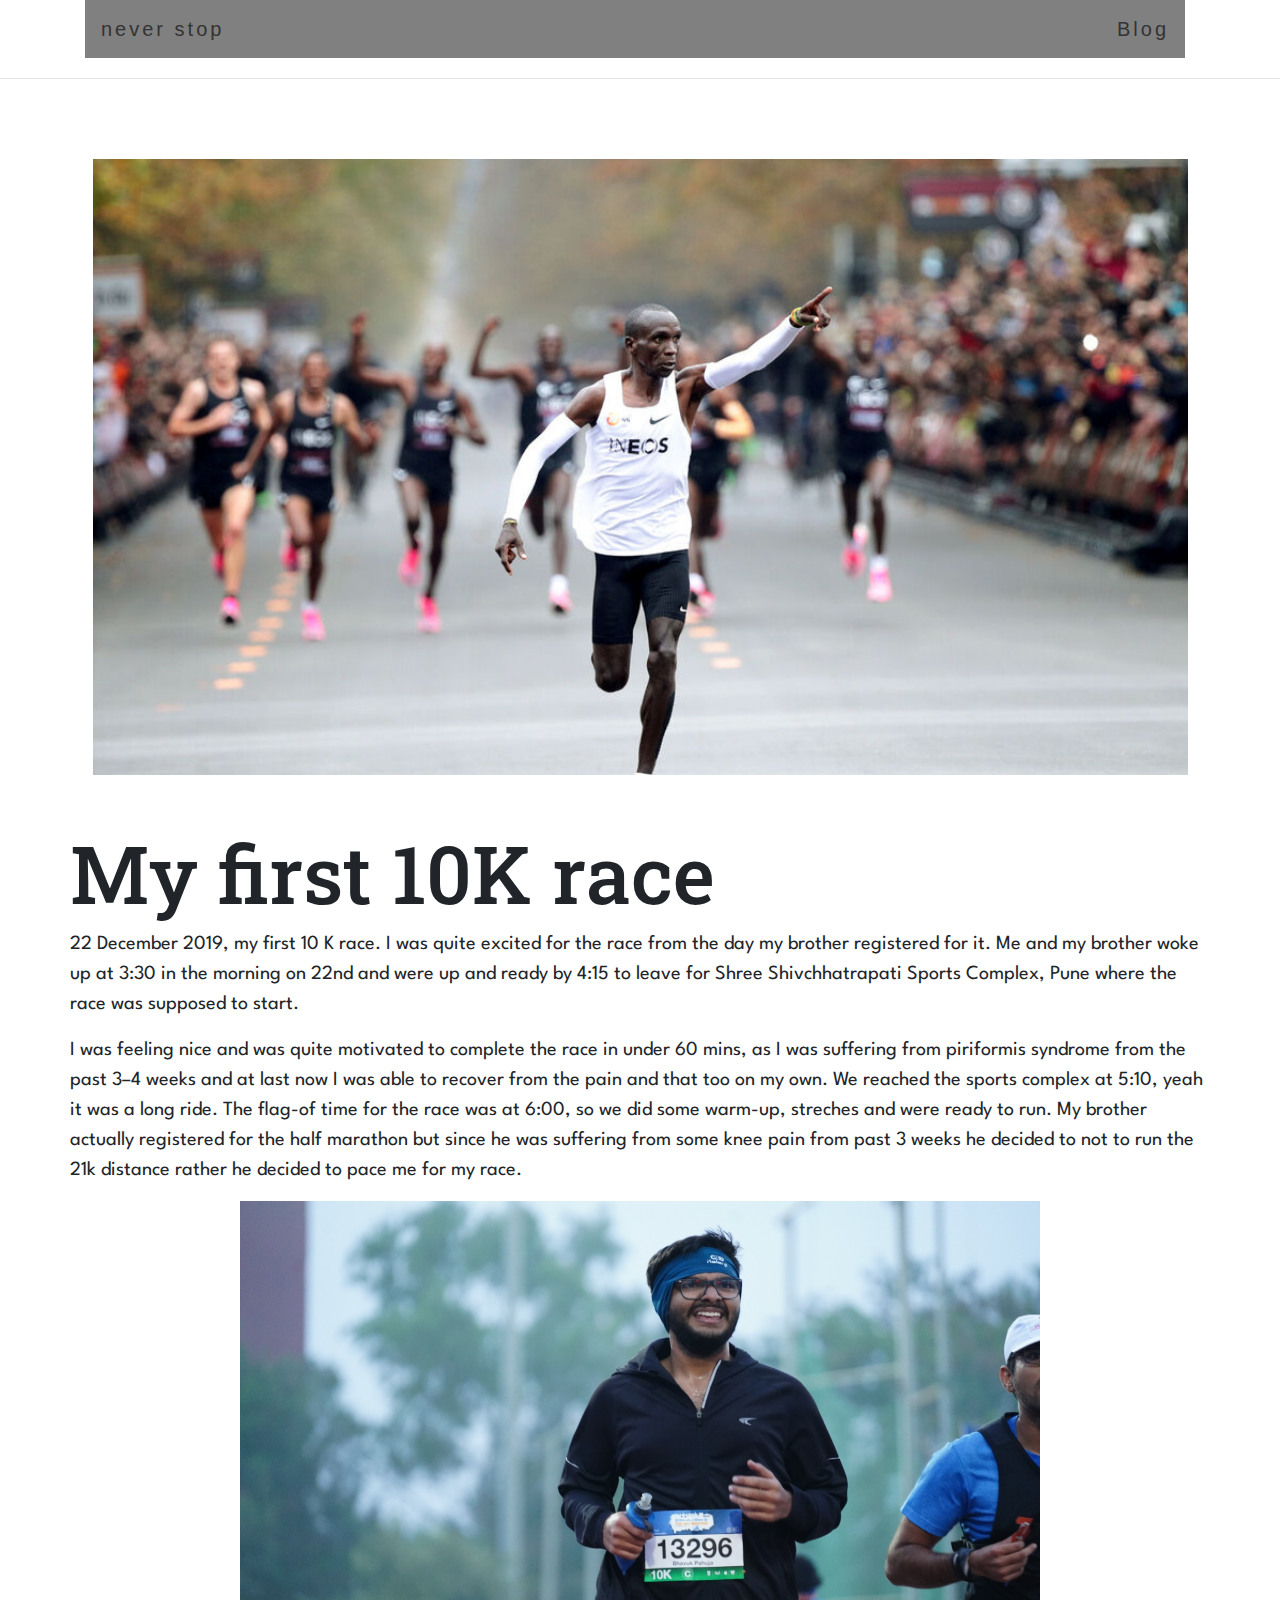
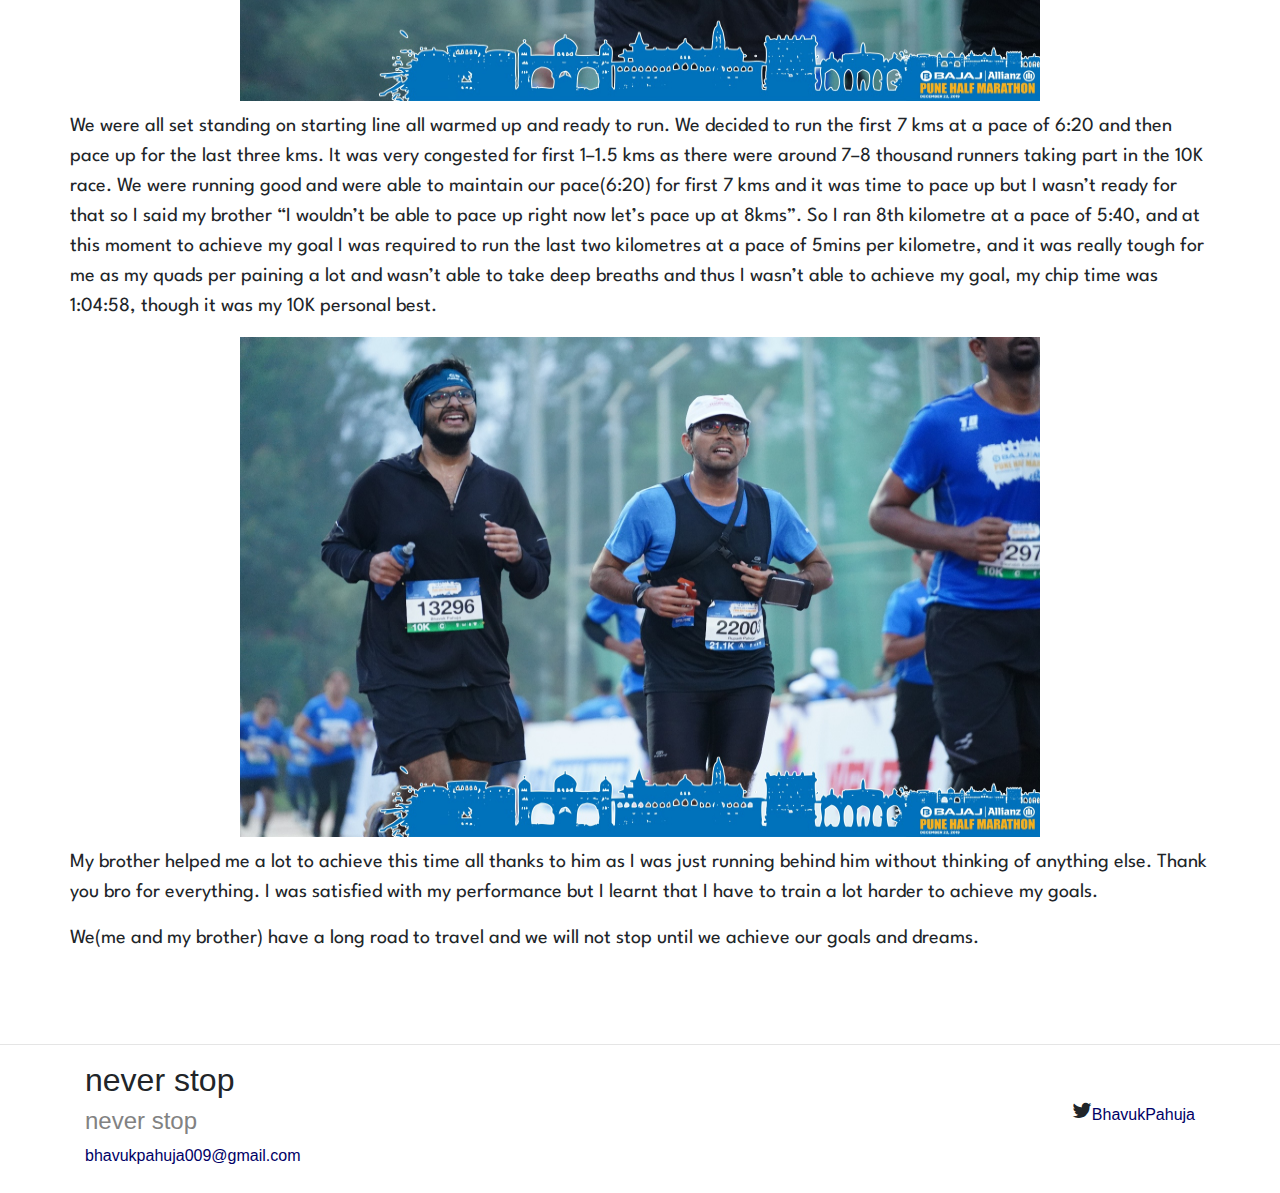
<file: first_10k.html>
<!doctype html>
<html lang="en">
  <head>
    <!-- Required meta tags -->
    <meta charset="utf-8">
    <meta name="viewport" content="width=device-width, initial-scale=1, shrink-to-fit=no">

    <!-- Bootstrap CSS -->
    <link rel="stylesheet" href="https://maxcdn.bootstrapcdn.com/bootstrap/4.0.0/css/bootstrap.min.css" integrity="sha384-Gn5384xqQ1aoWXA+058RXPxPg6fy4IWvTNh0E263XmFcJlSAwiGgFAW/dAiS6JXm" crossorigin="anonymous">
	<link href="https://fonts.googleapis.com/css2?family=Roboto+Slab:wght@600&family=Spartan:wght@500&display=swap" rel="stylesheet">

<link rel="stylesheet" href="https://cdnjs.cloudflare.com/ajax/libs/font-awesome/4.7.0/css/font-awesome.min.css">

	<link rel="stylesheet" type="text/css" href="style.css">

    <title>First 10K Race</title>
  	</head>
  	<body>
    <!-- <h1>Hello, world!</h1> -->
    	 
    	 <div class="container">
    	 <nav class="topnav">

  <a class="active" class="site-title" href="./index.html">never stop</a> 
  <div class="topnav-right">
    <a href="./blog.html">Blog</a>
  </div>

</nav> 
</div>
	    <hr>
	    <!-- <div class="img-thumbnail"> -->
	    <div class="container">
	    <img src="img/ineos.jpg" alt="eliudkipchoge" class="center">	
	   <!--  </div> -->
	</div>
		<div class="container">
		

			<div class="row row-content">
				<h1>My first 10K race</h1>
				<p>
					22 December 2019, my first 10 K race. I was quite excited for the race from the day my brother registered for it. Me and my brother woke up at 3:30 in the morning on 22nd and were up and ready by 4:15 to leave for Shree Shivchhatrapati Sports Complex, Pune where the race was supposed to start.
					</p>
					<p>
					I was feeling nice and was quite motivated to complete the race in under 60 mins, as I was suffering from piriformis syndrome from the past 3–4 weeks and at last now I was able to recover from the pain and that too on my own. We reached the sports complex at 5:10, yeah it was a long ride. The flag-of time for the race was at 6:00, so we did some warm-up, streches and were ready to run. My brother actually registered for the half marathon but since he was suffering from some knee pain from past 3 weeks he decided to not to run the 21k distance rather he decided to pace me for my race.
				</p>
				<img src="img/mepune.JPG" alt="run" class="center-image">
				<p>
					</p>
					<p>
					We were all set standing on starting line all warmed up and ready to run. We decided to run the first 7 kms at a pace of 6:20 and then pace up for the last three kms. It was very congested for first 1–1.5 kms as there were around 7–8 thousand runners taking part in the 10K race. We were running good and were able to maintain our pace(6:20) for first 7 kms and it was time to pace up but I wasn’t ready for that so I said my brother “I wouldn’t be able to pace up right now let’s pace up at 8kms”.

					So I ran 8th kilometre at a pace of 5:40, and at this moment to achieve my goal I was required to run the last two kilometres at a pace of 5mins per kilometre, and it was really tough for me as my quads per paining a lot and wasn’t able to take deep breaths and thus I wasn’t able to achieve my goal, my chip time was 1:04:58, though it was my 10K personal best.
				</p>
				<img src="img/brother.JPG" alt="run" class="center-image">
				<p>
					My brother helped me a lot to achieve this time all thanks to him as I was just running behind him without thinking of anything else. Thank you bro for everything.

					I was satisfied with my performance but I learnt that I have to train a lot harder to achieve my goals.
				</p>
				<p>
					We(me and my brother) have a long road to travel and we will not stop until we achieve our goals and dreams.
				</p>				
			</div>
			
		
		
	</div>
<hr>
	<footer class="footer">
		<div class="container">
			<div class="row">             
                <div class="col-12 col-sm-6">
                    <h2 class="footer-heading">never stop</h2>
                    <h4 class="contact">never stop</h4>
                    <a href="mailto:bhavukpahuja009@gmail.com">bhavukpahuja009@gmail.com</a>
                    
                </div>
                
                <div class="col-12 col-sm-6 align-self-center">
                    <div class="media">
                        <i class="fa fa-twitter fa-lg"></i><a href="https://twitter.com/BhavukPahuja" class="usename">BhavukPahuja</a>
                    </div>
                </div>
		</div>
		
	</footer>






    <!-- Optional JavaScript -->
    <!-- jQuery first, then Popper.js, then Bootstrap JS -->
    <script src="https://code.jquery.com/jquery-3.2.1.slim.min.js" integrity="sha384-KJ3o2DKtIkvYIK3UENzmM7KCkRr/rE9/Qpg6aAZGJwFDMVNA/GpGFF93hXpG5KkN" crossorigin="anonymous"></script>
    <script src="https://cdnjs.cloudflare.com/ajax/libs/popper.js/1.12.9/umd/popper.min.js" integrity="sha384-ApNbgh9B+Y1QKtv3Rn7W3mgPxhU9K/ScQsAP7hUibX39j7fakFPskvXusvfa0b4Q" crossorigin="anonymous"></script>
    <script src="https://maxcdn.bootstrapcdn.com/bootstrap/4.0.0/js/bootstrap.min.js" integrity="sha384-JZR6Spejh4U02d8jOt6vLEHfe/JQGiRRSQQxSfFWpi1MquVdAyjUar5+76PVCmYl" crossorigin="anonymous"></script>
  </body>
</html>
</file>
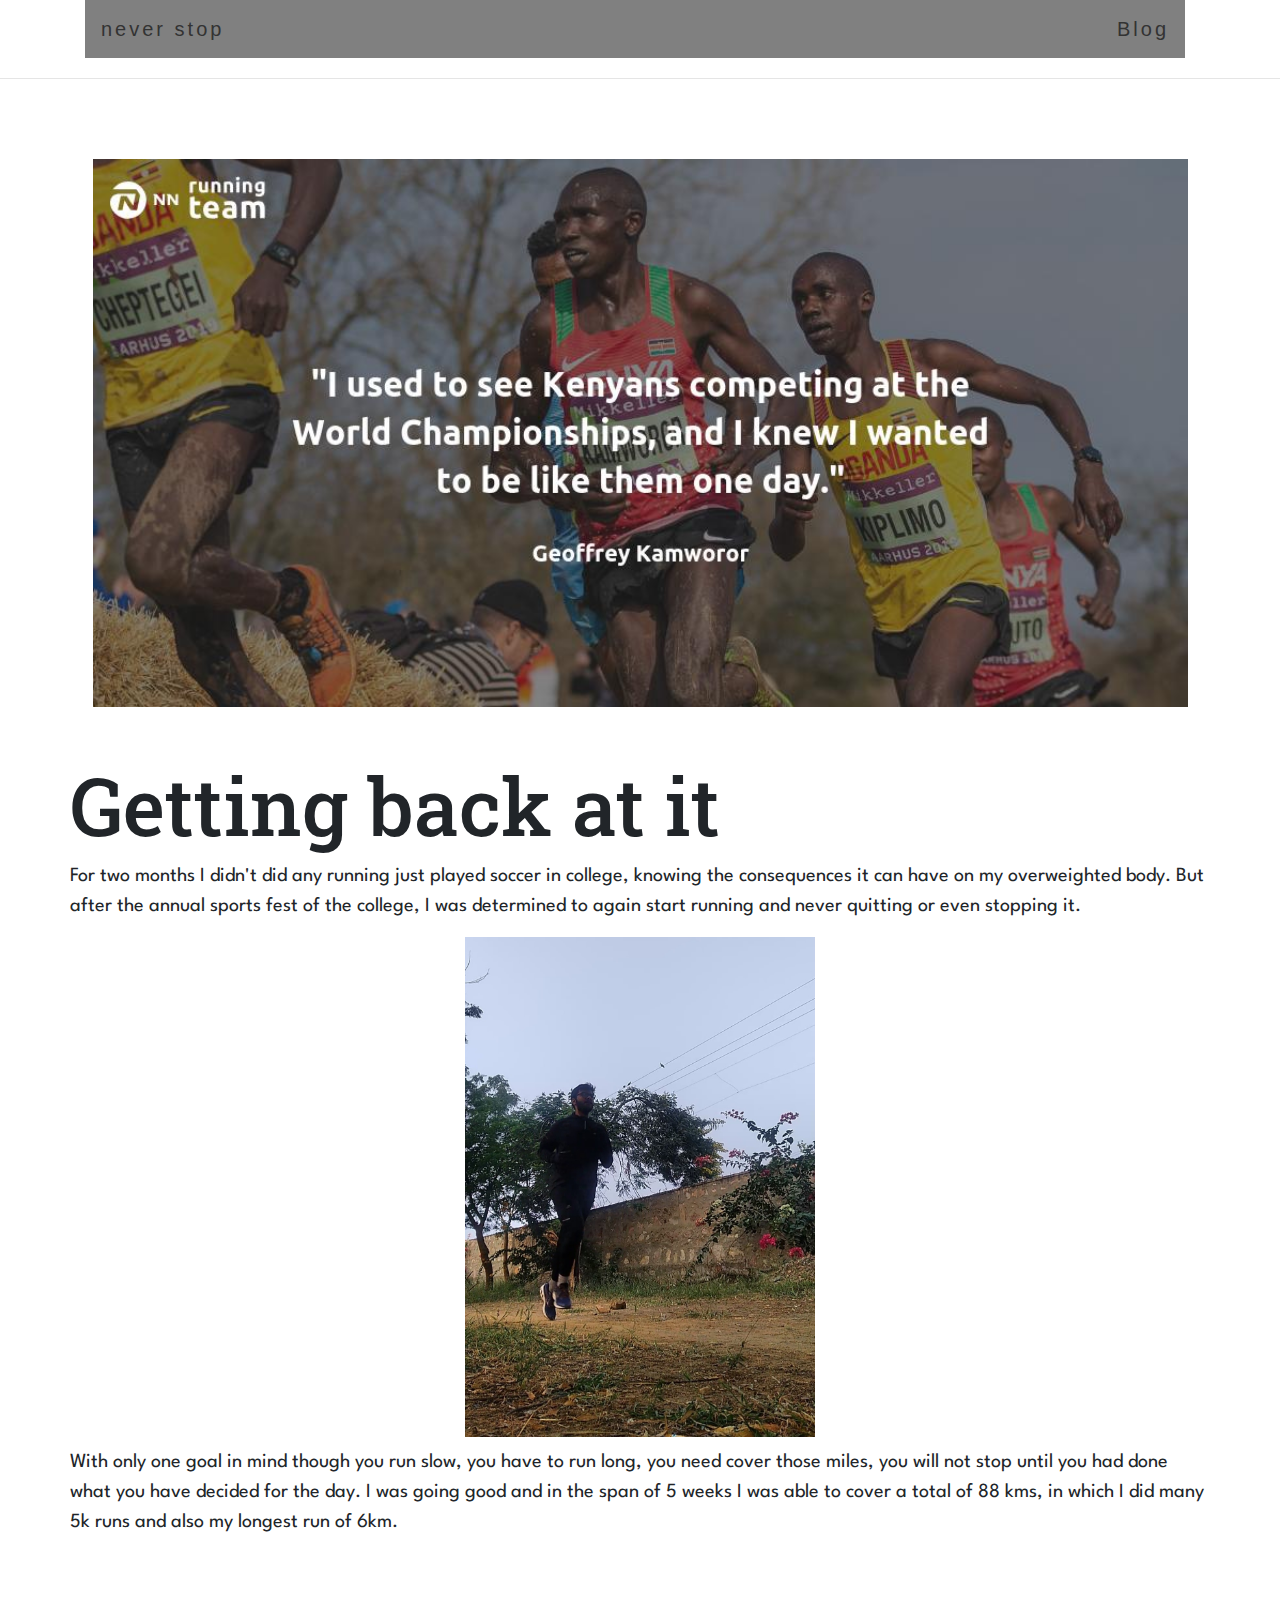
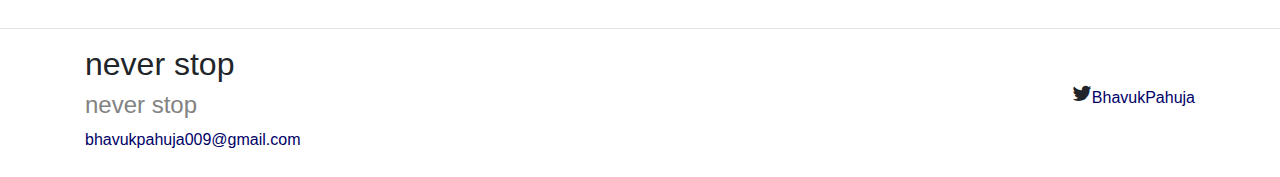
<file: getting_back_at_it.html>
<!doctype html>
<html lang="en">
  <head>
    <!-- Required meta tags -->
    <meta charset="utf-8">
    <meta name="viewport" content="width=device-width, initial-scale=1, shrink-to-fit=no">

    <!-- Bootstrap CSS -->
    <link rel="stylesheet" href="https://maxcdn.bootstrapcdn.com/bootstrap/4.0.0/css/bootstrap.min.css" integrity="sha384-Gn5384xqQ1aoWXA+058RXPxPg6fy4IWvTNh0E263XmFcJlSAwiGgFAW/dAiS6JXm" crossorigin="anonymous">
	<link href="https://fonts.googleapis.com/css2?family=Roboto+Slab:wght@600&family=Spartan:wght@500&display=swap" rel="stylesheet">

<link rel="stylesheet" href="https://cdnjs.cloudflare.com/ajax/libs/font-awesome/4.7.0/css/font-awesome.min.css">

	<link rel="stylesheet" type="text/css" href="style.css">

    <title>Getting Back At it</title>
  	</head>
  	<body>
    <!-- <h1>Hello, world!</h1> -->
    	 
    	 <div class="container">
    	 <nav class="topnav">

  <a class="active" class="site-title" href="./index.html">never stop</a> 
  <div class="topnav-right">
    <a href="./blog.html">Blog</a>
  </div>

</nav> 
</div>
	    <hr>
	    <!-- <div class="img-thumbnail"> -->
	    <div class="container">
	    <img src="img/quote6.jpg" alt="quote" class="center">	
	   <!--  </div> -->
	</div>
		<div class="container">
		
		<div class="row row-content">
			<h1>Getting back at it</h1>
			<p>For two months I didn't did any running just played soccer in college, knowing the consequences it can have on my overweighted body. But after the annual sports fest of the college, I was determined to again start running and never quitting or even stopping it.</p>
			<img src="img/run3.jpg" class="center-image3">
			<p> With only one goal in mind though you run slow, you have to run long, you need cover those miles, you will not stop until you had done what you have decided for the day. I was going good and in the span of 5 weeks I was able to cover a total of 88 kms, in which I did many 5k runs and also my longest run of 6km.</p>
		</div>
		
		
	</div>
<hr>
	<footer class="footer">
		<div class="container">
			<div class="row">             
                <div class="col-12 col-sm-6">
                    <h2 class="footer-heading">never stop</h2>
                    <h4 class="contact">never stop</h4>
                    <a href="mailto:bhavukpahuja009@gmail.com">bhavukpahuja009@gmail.com</a>
                    
                </div>
                
                <div class="col-12 col-sm-6 align-self-center">
                    <div class="media">
                        <i class="fa fa-twitter fa-lg"></i><a href="https://twitter.com/BhavukPahuja" class="usename">BhavukPahuja</a>
                    </div>
                </div>
		</div>
		
	</footer>






    <!-- Optional JavaScript -->
    <!-- jQuery first, then Popper.js, then Bootstrap JS -->
    <script src="https://code.jquery.com/jquery-3.2.1.slim.min.js" integrity="sha384-KJ3o2DKtIkvYIK3UENzmM7KCkRr/rE9/Qpg6aAZGJwFDMVNA/GpGFF93hXpG5KkN" crossorigin="anonymous"></script>
    <script src="https://cdnjs.cloudflare.com/ajax/libs/popper.js/1.12.9/umd/popper.min.js" integrity="sha384-ApNbgh9B+Y1QKtv3Rn7W3mgPxhU9K/ScQsAP7hUibX39j7fakFPskvXusvfa0b4Q" crossorigin="anonymous"></script>
    <script src="https://maxcdn.bootstrapcdn.com/bootstrap/4.0.0/js/bootstrap.min.js" integrity="sha384-JZR6Spejh4U02d8jOt6vLEHfe/JQGiRRSQQxSfFWpi1MquVdAyjUar5+76PVCmYl" crossorigin="anonymous"></script>
  </body>
</html>
</file>
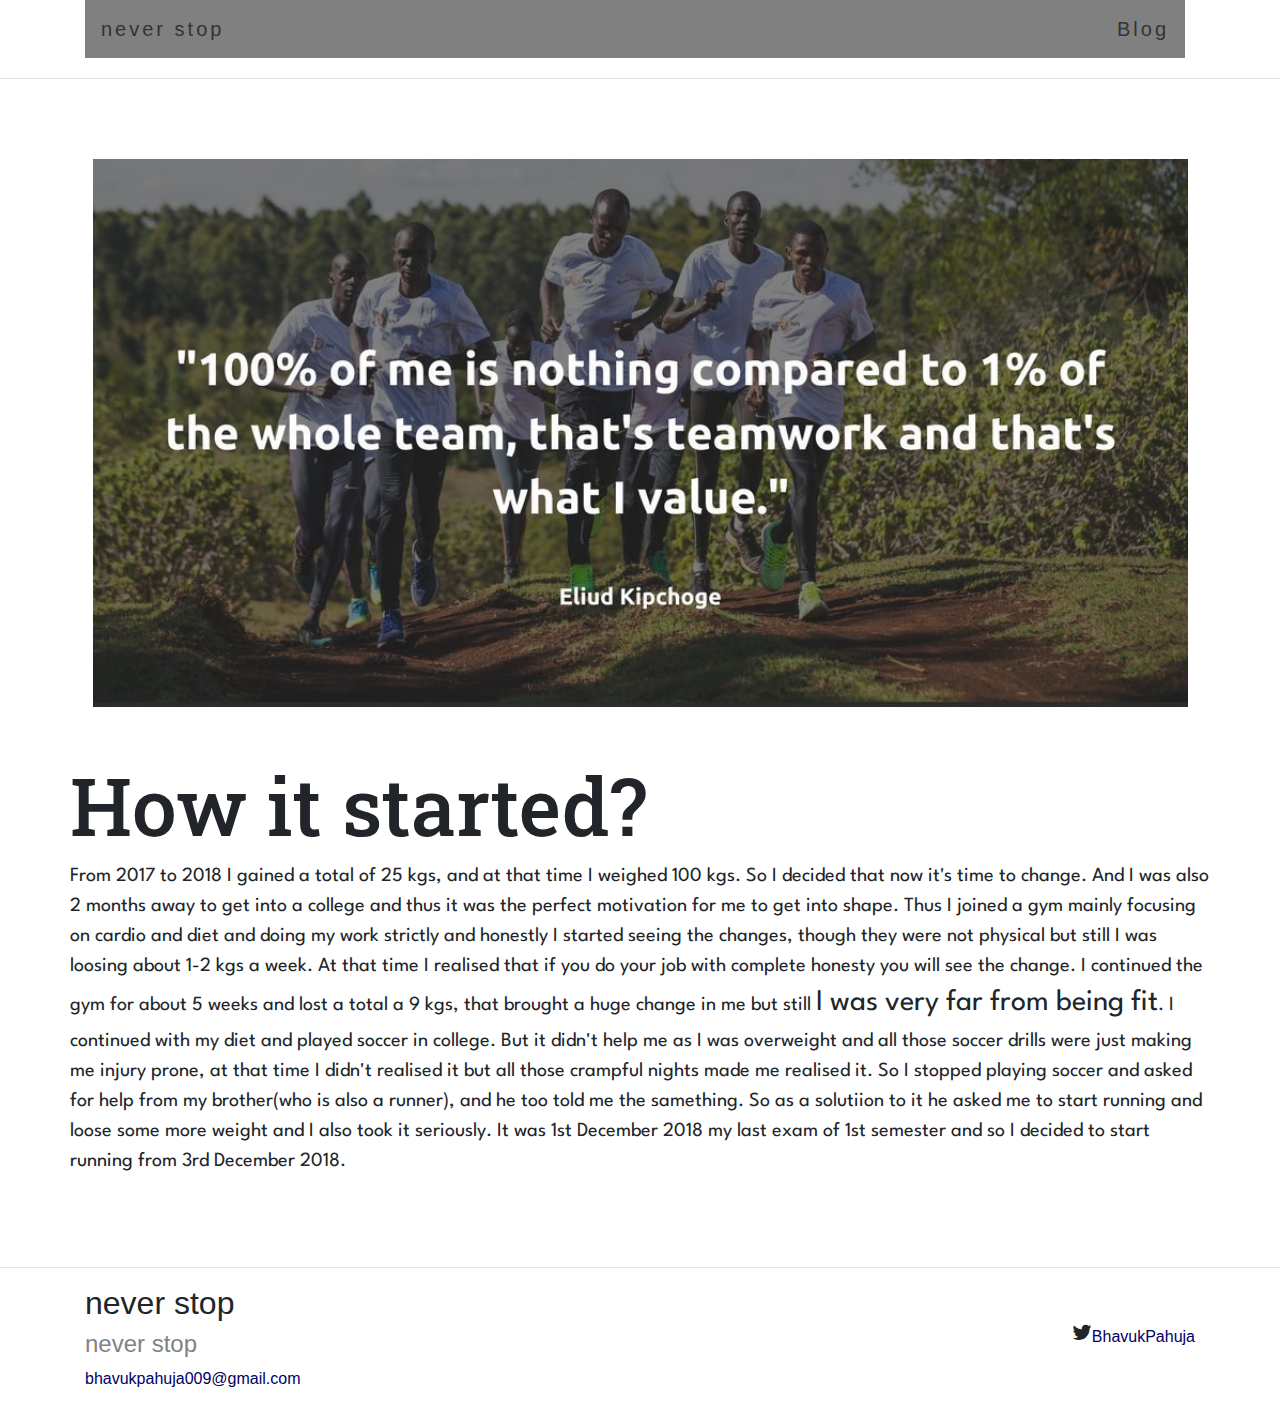
<file: how_it_started.html>
<!doctype html>
<html lang="en">
  <head>
    <!-- Required meta tags -->
    <meta charset="utf-8">
    <meta name="viewport" content="width=device-width, initial-scale=1, shrink-to-fit=no">

    <!-- Bootstrap CSS -->
    <link rel="stylesheet" href="https://maxcdn.bootstrapcdn.com/bootstrap/4.0.0/css/bootstrap.min.css" integrity="sha384-Gn5384xqQ1aoWXA+058RXPxPg6fy4IWvTNh0E263XmFcJlSAwiGgFAW/dAiS6JXm" crossorigin="anonymous">
	<link href="https://fonts.googleapis.com/css2?family=Roboto+Slab:wght@600&family=Spartan:wght@500&display=swap" rel="stylesheet">

<link rel="stylesheet" href="https://cdnjs.cloudflare.com/ajax/libs/font-awesome/4.7.0/css/font-awesome.min.css">

	<link rel="stylesheet" type="text/css" href="style.css">

    <title>How It Started</title>
  	</head>
  	<body>
    <!-- <h1>Hello, world!</h1> -->
    	 
    	 <div class="container">
    	 <nav class="topnav">

  <a class="active" class="site-title" href="./index.html">never stop</a> 
  <div class="topnav-right">
    <a href="./blog.html">Blog</a>
  </div>

</nav> 
</div>
	    <hr>
	    <div class="container">
	    <!-- <div class="img-thumbnail"> -->
	    <img src="img/quote1.jpg" alt="quote" class="center">	
	   <!--  </div> -->
	</div>
		<div class="container">
		<div class="row row-content">
			<h1>How it started?</h1>
			<p>From 2017 to 2018 I gained a total of 25 kgs, and at that time I weighed 100 kgs. So I decided that now it's time to change. And I was also 2 months away to get into a college and thus it was the perfect motivation for me to get into shape. Thus I joined a gym mainly focusing on cardio and diet and doing my work strictly and honestly I started seeing the changes, though they were not physical but still I was loosing about 1-2 kgs a week. At that time I realised that if you do your job with complete honesty you will see the change. I continued the gym for about 5 weeks and lost a total a 9 kgs, that brought a huge change in me but still <span>I was very far from being fit</span>. I continued with my diet and played soccer in college. But it didn't help me as I was overweight and all those soccer drills were just making me injury prone, at that time I didn't realised it but all those crampful nights made me realised it. So I stopped playing soccer and asked for help from my brother(who is also a runner), and he too told me the samething. So as a solutiion to it he asked me to start running and loose some more weight and I also took it seriously. It was 1st December 2018 my last exam of 1st semester and so I decided to start running from 3rd December 2018.</p>
		</div>
		
		
	</div>
<hr>
	<footer class="footer">
		<div class="container">
			<div class="row">             
                <div class="col-12 col-sm-6">
                    <h2 class="footer-heading">never stop</h2>
                    <h4 class="contact">never stop</h4>
                    <a href="mailto:bhavukpahuja009@gmail.com">bhavukpahuja009@gmail.com</a>
                    
                </div>
                
                <div class="col-12 col-sm-6 align-self-center">
                    <div class="media">
                        <i class="fa fa-twitter fa-lg"></i><a href="https://twitter.com/BhavukPahuja" class="usename">BhavukPahuja</a>
                    </div>
                </div>
		</div>
		
	</footer>






    <!-- Optional JavaScript -->
    <!-- jQuery first, then Popper.js, then Bootstrap JS -->
    <script src="https://code.jquery.com/jquery-3.2.1.slim.min.js" integrity="sha384-KJ3o2DKtIkvYIK3UENzmM7KCkRr/rE9/Qpg6aAZGJwFDMVNA/GpGFF93hXpG5KkN" crossorigin="anonymous"></script>
    <script src="https://cdnjs.cloudflare.com/ajax/libs/popper.js/1.12.9/umd/popper.min.js" integrity="sha384-ApNbgh9B+Y1QKtv3Rn7W3mgPxhU9K/ScQsAP7hUibX39j7fakFPskvXusvfa0b4Q" crossorigin="anonymous"></script>
    <script src="https://maxcdn.bootstrapcdn.com/bootstrap/4.0.0/js/bootstrap.min.js" integrity="sha384-JZR6Spejh4U02d8jOt6vLEHfe/JQGiRRSQQxSfFWpi1MquVdAyjUar5+76PVCmYl" crossorigin="anonymous"></script>
  </body>
</html>
</file>
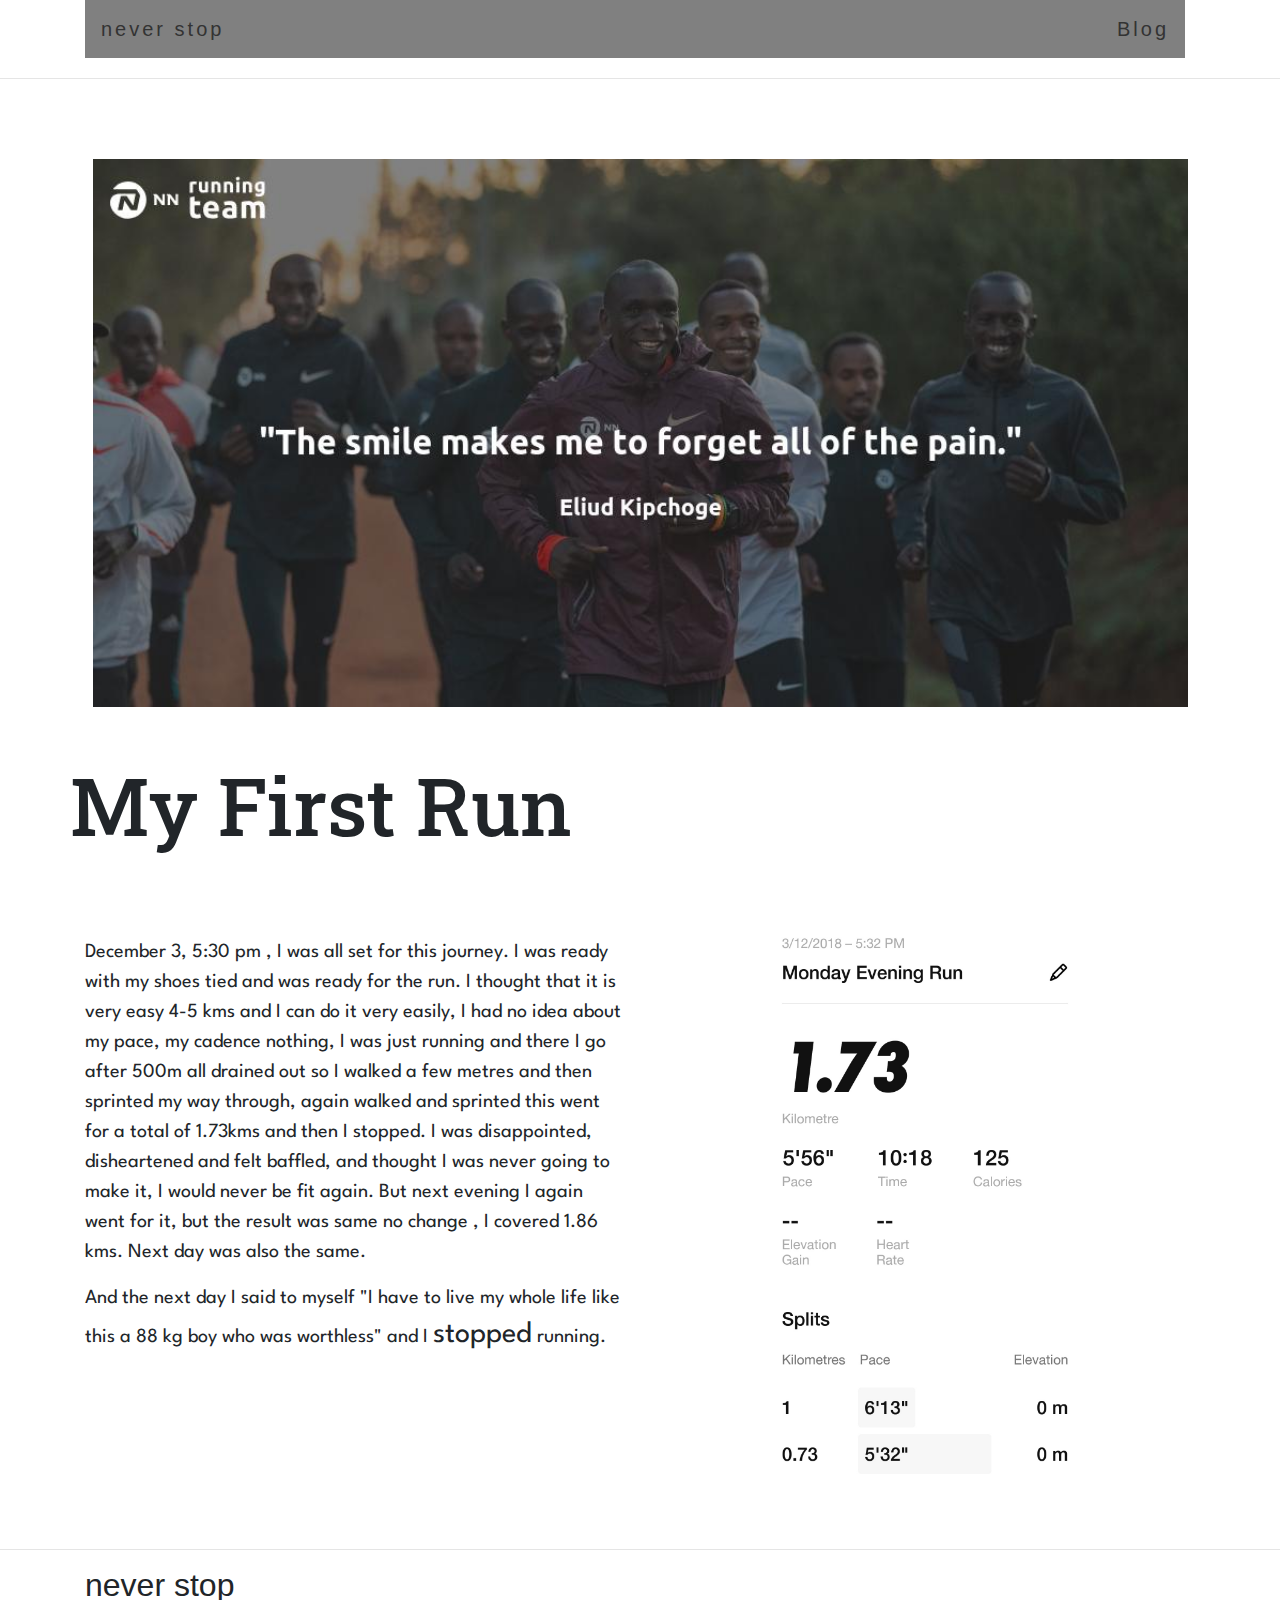
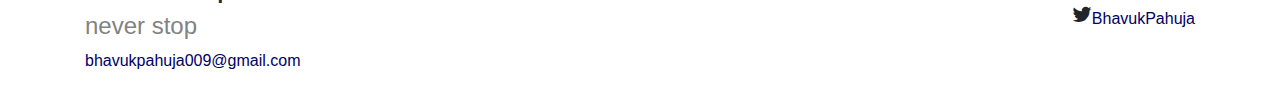
<file: my_first_run.html>
<!doctype html>
<html lang="en">
  <head>
    <!-- Required meta tags -->
    <meta charset="utf-8">
    <meta name="viewport" content="width=device-width, initial-scale=1, shrink-to-fit=no">

    <!-- Bootstrap CSS -->
    <link rel="stylesheet" href="https://maxcdn.bootstrapcdn.com/bootstrap/4.0.0/css/bootstrap.min.css" integrity="sha384-Gn5384xqQ1aoWXA+058RXPxPg6fy4IWvTNh0E263XmFcJlSAwiGgFAW/dAiS6JXm" crossorigin="anonymous">
	<link href="https://fonts.googleapis.com/css2?family=Roboto+Slab:wght@600&family=Spartan:wght@500&display=swap" rel="stylesheet">

<link rel="stylesheet" href="https://cdnjs.cloudflare.com/ajax/libs/font-awesome/4.7.0/css/font-awesome.min.css">

	<link rel="stylesheet" type="text/css" href="style.css">

    <title>My First Run</title>
  	</head>
  	<body>
    <!-- <h1>Hello, world!</h1> -->
    	 
    	 <div class="container">
    	 <nav class="topnav">

  <a class="active" class="site-title" href="./index.html">never stop</a> 
  <div class="topnav-right">
    <a href="./blog.html">Blog</a>
  </div>

</nav> 
	 </div>   
	 <hr>
	    <!-- <div class="img-thumbnail"> -->
	    <div class="container">
	    <img src="img/quote2.jpg" alt="quote" class="center">	
	   <!--  </div> -->
	</div>
		<div class="container">
		
		<div class="row row-content">
			<h1>    My First Run    </h1>
			<!-- <div class="row row-content"> -->
			</div>	
			<!-- </div> -->
			<div class="row row-content1">
			<div class="col-12 col-sm-6">
			<p>December 3, 5:30 pm , I was all set for this journey. I was ready with my shoes tied and was ready for the run. I thought that it is very easy 4-5 kms and I can do it very easily, I had no idea about my pace, my cadence nothing, I was just running and there I go after 500m all drained out so I walked a few metres and then sprinted my way through, again walked and sprinted this went for a total of 1.73kms and then I stopped. I was disappointed, disheartened and felt baffled, and thought I was never going to make it, I would never be fit again. But next evening I again went for it, but the result was same no change , I covered 1.86 kms. Next day was also the same.</p>
			<p>And the next day I said to myself "I have to live my whole life like this a 88 kg boy who was worthless" and I <span>stopped</span> running. </p>
		</div>
		<div class="col-12 col-sm-6" class="align-self-center">
			<img src="img/my_first_run.jpg" alt="myfirstrun" class="right">
			</div>
			
		</div>
		
		
	</div>
<hr>
	<footer class="footer">
		<div class="container">
			<div class="row">             
                <div class="col-12 col-sm-6">
                    <h2 class="footer-heading">never stop</h2>
                    <h4 class="contact">never stop</h4>
                    <a href="mailto:bhavukpahuja009@gmail.com">bhavukpahuja009@gmail.com</a>
                    
                </div>
                
                <div class="col-12 col-sm-6 align-self-center">
                    <div class="media">
                        <i class="fa fa-twitter fa-lg"></i><a href="https://twitter.com/BhavukPahuja" class="usename">BhavukPahuja</a>
                    </div>
                </div>
		</div>
		
	</footer>






    <!-- Optional JavaScript -->
    <!-- jQuery first, then Popper.js, then Bootstrap JS -->
    <script src="https://code.jquery.com/jquery-3.2.1.slim.min.js" integrity="sha384-KJ3o2DKtIkvYIK3UENzmM7KCkRr/rE9/Qpg6aAZGJwFDMVNA/GpGFF93hXpG5KkN" crossorigin="anonymous"></script>
    <script src="https://cdnjs.cloudflare.com/ajax/libs/popper.js/1.12.9/umd/popper.min.js" integrity="sha384-ApNbgh9B+Y1QKtv3Rn7W3mgPxhU9K/ScQsAP7hUibX39j7fakFPskvXusvfa0b4Q" crossorigin="anonymous"></script>
    <script src="https://maxcdn.bootstrapcdn.com/bootstrap/4.0.0/js/bootstrap.min.js" integrity="sha384-JZR6Spejh4U02d8jOt6vLEHfe/JQGiRRSQQxSfFWpi1MquVdAyjUar5+76PVCmYl" crossorigin="anonymous"></script>
  </body>
</html>
</file>
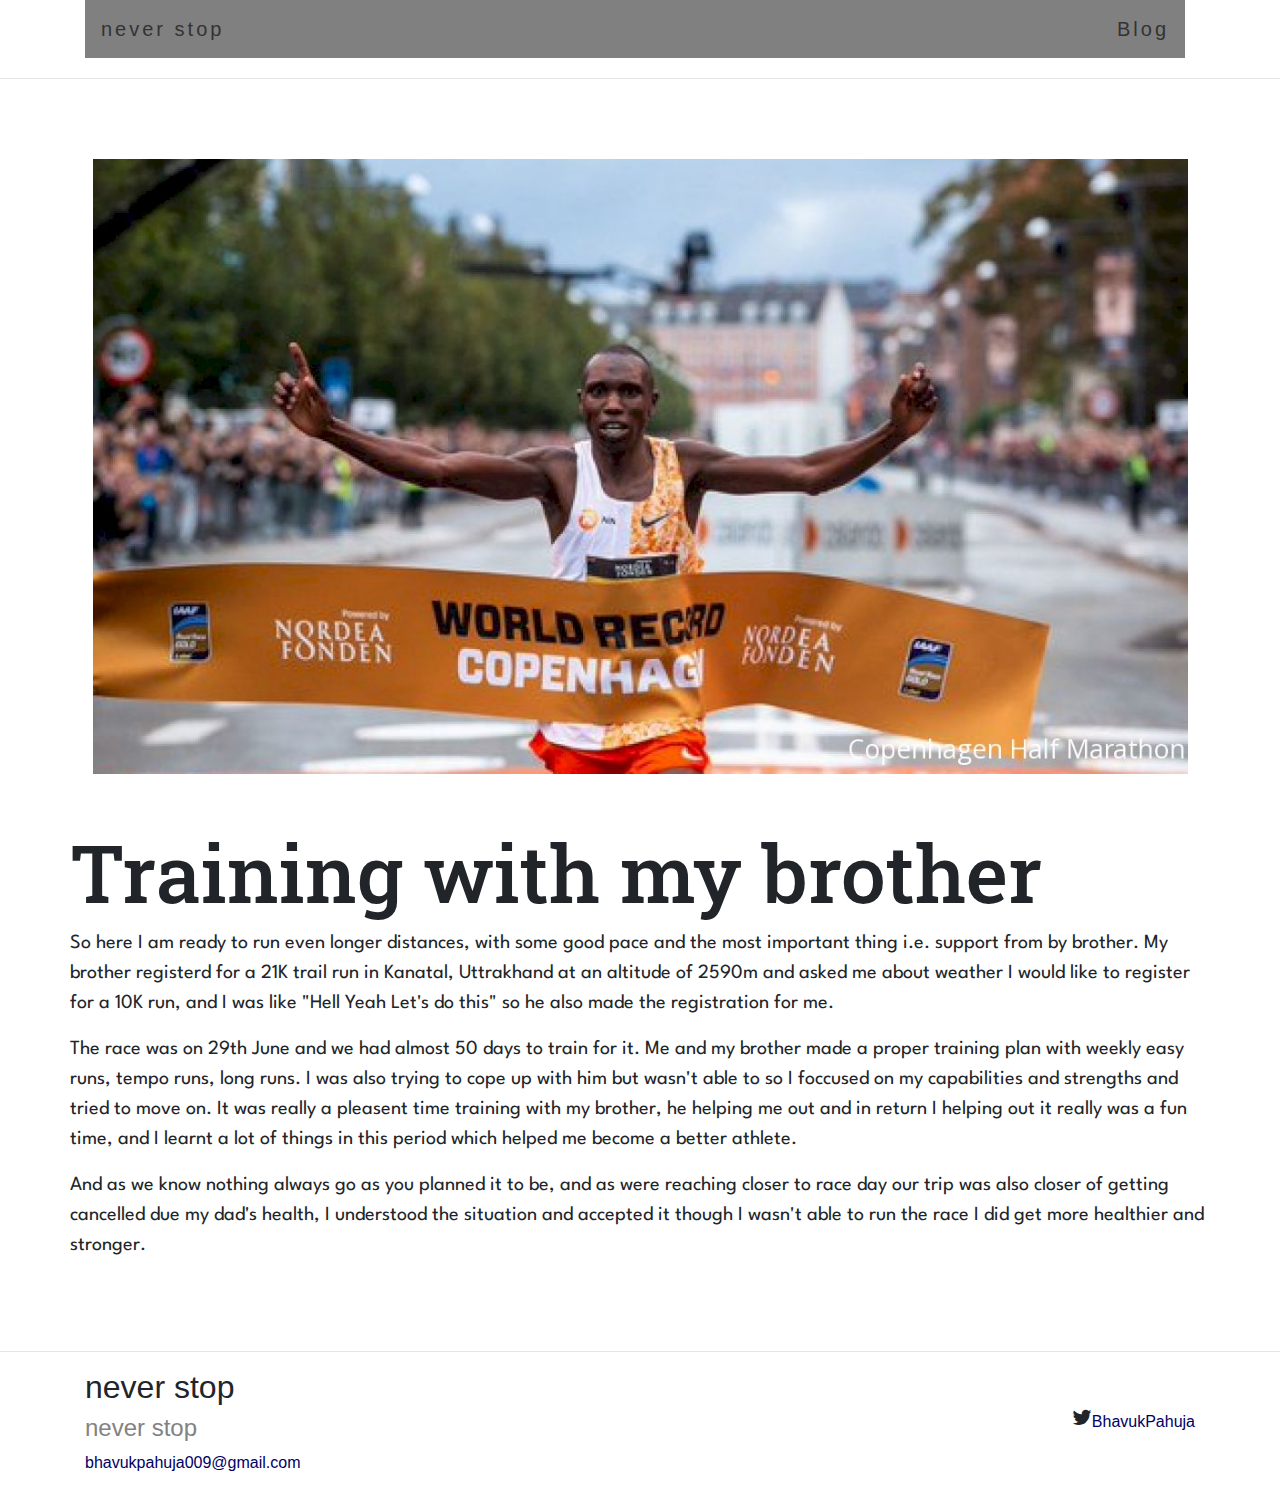
<file: training_with_bro.html>
<!doctype html>
<html lang="en">
  <head>
    <!-- Required meta tags -->
    <meta charset="utf-8">
    <meta name="viewport" content="width=device-width, initial-scale=1, shrink-to-fit=no">

    <!-- Bootstrap CSS -->
    <link rel="stylesheet" href="https://maxcdn.bootstrapcdn.com/bootstrap/4.0.0/css/bootstrap.min.css" integrity="sha384-Gn5384xqQ1aoWXA+058RXPxPg6fy4IWvTNh0E263XmFcJlSAwiGgFAW/dAiS6JXm" crossorigin="anonymous">
	<link href="https://fonts.googleapis.com/css2?family=Roboto+Slab:wght@600&family=Spartan:wght@500&display=swap" rel="stylesheet">

<link rel="stylesheet" href="https://cdnjs.cloudflare.com/ajax/libs/font-awesome/4.7.0/css/font-awesome.min.css">

	<link rel="stylesheet" type="text/css" href="style.css">

    <title>Training With My Brother</title>
  	</head>
  	<body>
    <!-- <h1>Hello, world!</h1> -->
    	 
    	 <div class="container">
    	 <nav class="topnav">

  <a class="active" class="site-title" href="./index.html">never stop</a> 
  <div class="topnav-right">
    <a href="./blog.html">Blog</a>
  </div>

</nav> 
</div>
	    <hr>
	    <!-- <div class="img-thumbnail"> -->
	    <div class="container">
	    <img src="img/quote8.jpeg" alt="quote" class="center">	
	   <!--  </div> -->
	</div>
		<div class="container">
		
		<div class="row row-content">
			<h1>Training with my brother</h1>
			<p>
				So here I am ready to run even longer distances, with some good pace and the most important thing i.e. support from by brother. My brother registerd for a 21K trail run in Kanatal, Uttrakhand at an altitude of 2590m and asked me about weather I would like to register for a 10K run, and I was like "Hell Yeah Let's do this" so he also made the registration for me.
			</p>
			<p>
				The race was on 29th June and we had almost 50 days to train for it. Me and my brother made a proper training plan with weekly easy runs, tempo runs, long runs. I was also trying to cope up with him but wasn't able to so I foccused on my capabilities and strengths and tried to move on. It was really a pleasent time training with my brother, he helping me out and in return I helping out it really was a fun time, and I learnt a lot of things in this period which helped me become a better athlete.
			</p>
			<p>
				And as we know nothing always go as you planned it to be, and as were reaching closer to race day our trip was also closer of getting cancelled due my dad's health, I understood the situation and accepted it though I wasn't able to run the race I did get more healthier and stronger.
			</p>
		</div>
		
		
	</div>
<hr>
	<footer class="footer">
		<div class="container">
			<div class="row">             
                <div class="col-12 col-sm-6">
                    <h2 class="footer-heading">never stop</h2>
                    <h4 class="contact">never stop</h4>
                    <a href="mailto:bhavukpahuja009@gmail.com">bhavukpahuja009@gmail.com</a>
                    
                </div>
                
                <div class="col-12 col-sm-6 align-self-center">
                    <div class="media">
                        <i class="fa fa-twitter fa-lg"></i><a href="https://twitter.com/BhavukPahuja" class="usename">BhavukPahuja</a>
                    </div>
                </div>
		</div>
		
	</footer>






    <!-- Optional JavaScript -->
    <!-- jQuery first, then Popper.js, then Bootstrap JS -->
    <script src="https://code.jquery.com/jquery-3.2.1.slim.min.js" integrity="sha384-KJ3o2DKtIkvYIK3UENzmM7KCkRr/rE9/Qpg6aAZGJwFDMVNA/GpGFF93hXpG5KkN" crossorigin="anonymous"></script>
    <script src="https://cdnjs.cloudflare.com/ajax/libs/popper.js/1.12.9/umd/popper.min.js" integrity="sha384-ApNbgh9B+Y1QKtv3Rn7W3mgPxhU9K/ScQsAP7hUibX39j7fakFPskvXusvfa0b4Q" crossorigin="anonymous"></script>
    <script src="https://maxcdn.bootstrapcdn.com/bootstrap/4.0.0/js/bootstrap.min.js" integrity="sha384-JZR6Spejh4U02d8jOt6vLEHfe/JQGiRRSQQxSfFWpi1MquVdAyjUar5+76PVCmYl" crossorigin="anonymous"></script>
  </body>
</html>
</file>
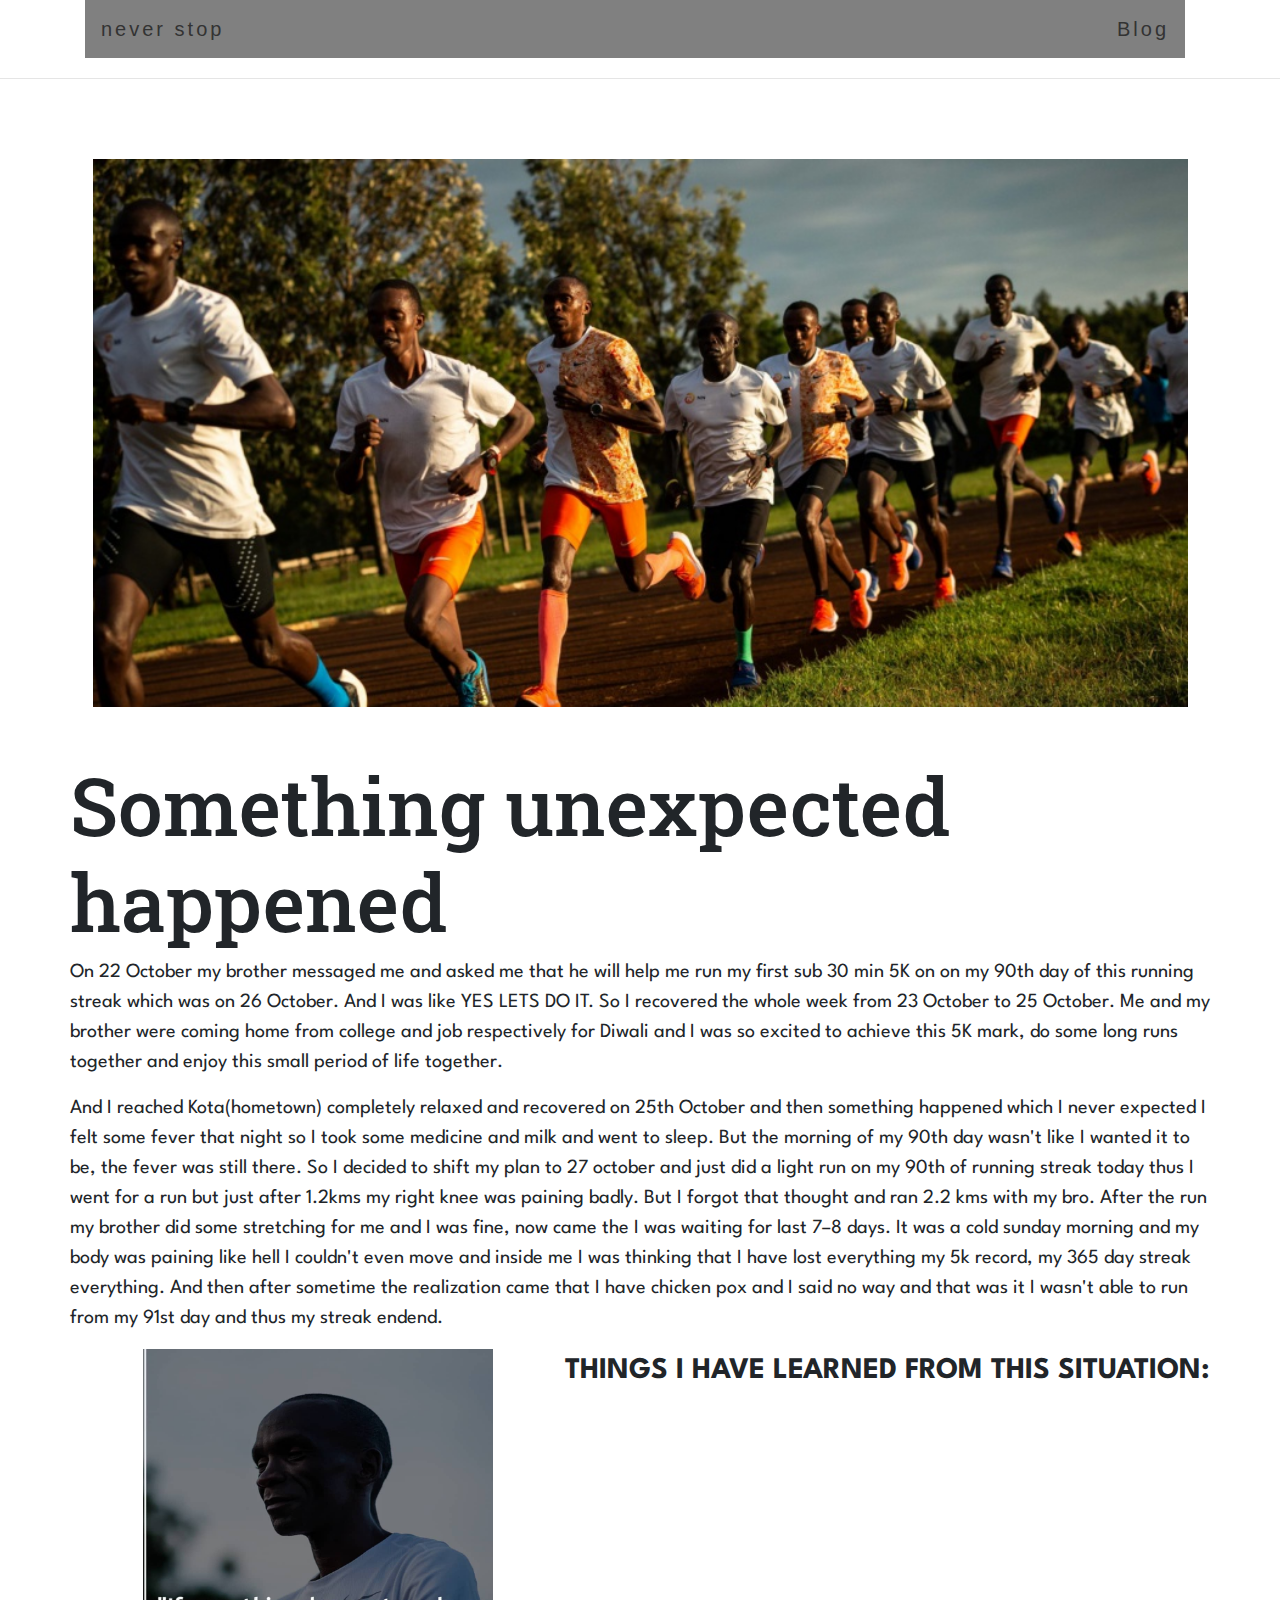
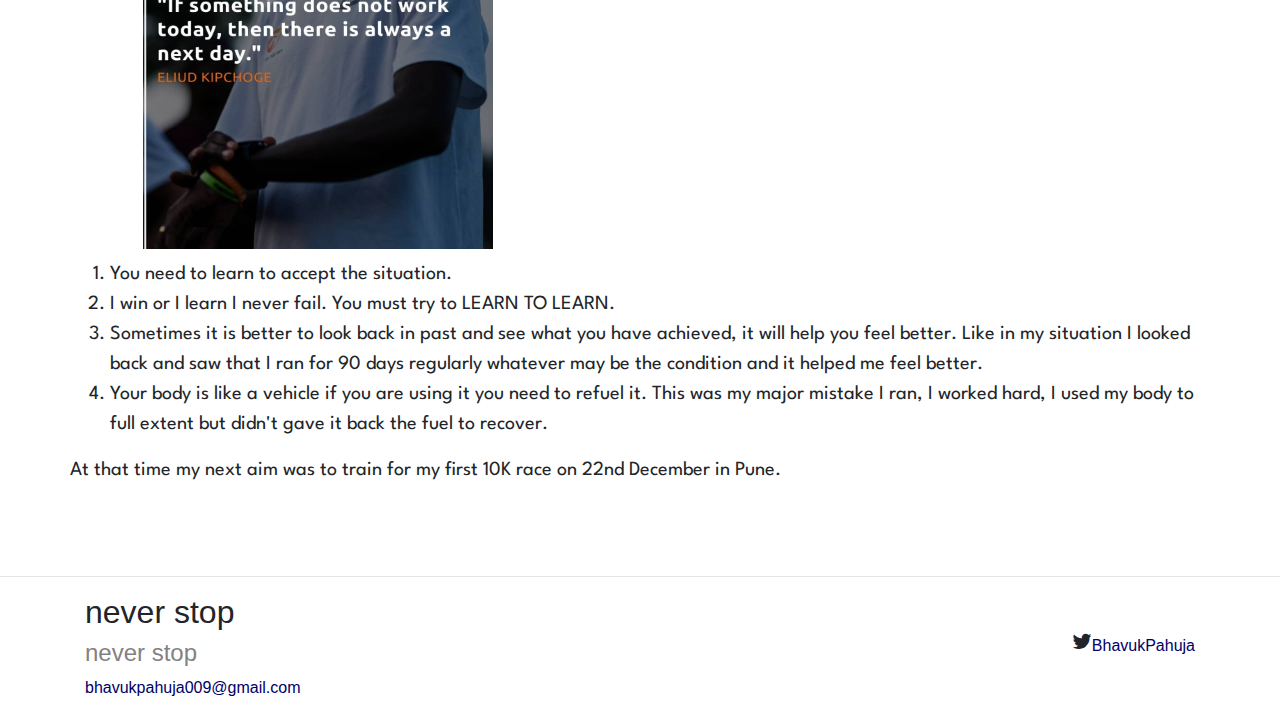
<file: unexpected.html>
<!doctype html>
<html lang="en">
  <head>
    <!-- Required meta tags -->
    <meta charset="utf-8">
    <meta name="viewport" content="width=device-width, initial-scale=1, shrink-to-fit=no">

    <!-- Bootstrap CSS -->
    <link rel="stylesheet" href="https://maxcdn.bootstrapcdn.com/bootstrap/4.0.0/css/bootstrap.min.css" integrity="sha384-Gn5384xqQ1aoWXA+058RXPxPg6fy4IWvTNh0E263XmFcJlSAwiGgFAW/dAiS6JXm" crossorigin="anonymous">
	<link href="https://fonts.googleapis.com/css2?family=Roboto+Slab:wght@600&family=Spartan:wght@500&display=swap" rel="stylesheet">

<link rel="stylesheet" href="https://cdnjs.cloudflare.com/ajax/libs/font-awesome/4.7.0/css/font-awesome.min.css">

	<link rel="stylesheet" type="text/css" href="style.css">

    <title>Something Unexpected Happened</title>
  	</head>
  	<body>
    <!-- <h1>Hello, world!</h1> -->
    	 
    	 <div class="container">
    	 <nav class="topnav">

  <a class="active" class="site-title" href="./index.html">never stop</a> 
  <div class="topnav-right">
    <a href="./blog.html">Blog</a>
  </div>

</nav> 
</div>
	    <hr>
	    <!-- <div class="img-thumbnail"> -->
	    <div class="container">
	    <img src="img/quote10.jpg" alt="eliudkipchoge" class="center">	
	   <!--  </div> -->
	</div>
		<div class="container">
		
			<div class="row row-content">
				<h1>Something unexpected happened</h1>
				<p>
					On 22 October my brother messaged me and asked me that he will help me run my first sub 30 min 5K on on my 90th day of this running streak which was on 26 October. And I was like YES LETS DO IT.
				So I recovered the whole week from 23 October to 25 October.
				Me and my brother were coming home from college and job respectively for Diwali and I was so excited to achieve this 5K mark, do some long runs together and enjoy this small period of life together.
				</p>
				<p>
				And I reached Kota(hometown) completely relaxed and recovered on 25th October and then something happened which I never expected I felt some fever that night so I took some medicine and milk and went to sleep. But the morning of my 90th day wasn't like I wanted it to be, the fever was still there. So I decided to shift my plan to 27 october and just did a light run on my 90th of running streak today thus I went for a run but just after 1.2kms my right knee was paining badly. But I forgot that thought and ran 2.2 kms with my bro.
				After the run my brother did some stretching for me and I was fine, now came the I was waiting for last 7–8 days. It was a cold sunday morning and my body was paining like hell I couldn't even move and inside me I was thinking that I have lost everything my 5k record, my 365 day streak everything. And then after sometime the realization came that I have chicken pox and I said no way and that was it I wasn't able to run from my 91st day and thus my streak endend.
				</p>
				<img src="img/quote_eliud.png" class="center-image3">
				<p><strong><span>THINGS I HAVE LEARNED FROM THIS SITUATION:</span></strong></p>
				<ol>
				<li>You need to learn to accept the situation.</li>
				<li>I win or I learn I never fail. You must try to LEARN TO LEARN.</li>
				<li>Sometimes it is better to look back in past and see what you have achieved, it will help you feel better. Like in my situation I looked back and saw that I ran for 90 days regularly whatever may be the condition and it helped me feel better.</li>
				<li>Your body is like a vehicle if you are using it you need to refuel it. This was my major mistake I ran, I worked hard, I used my body to full extent but didn't gave it back the fuel to recover.</li>
				</ol>
				
				<!-- This time before coming home for Diwali holidays I was so excited to enjoy the festival with the family but nobody can stand before god's decision and my thus my Diwali didn't went the way I wanted it to be.
				This is how my 5 day Diwali break was extended to 10, my parents helped me a lot towards my fast recovery otherwise these 10 day could have easily been converted to 15 or 16. There were times when I was just sitting on my bed and getting everything like food, water, fruits, milk I mean everything, really a big thanks to my parents for all this. Though this break helped my body to recover a lot but on the other hand there will be a lot of academic load on me from now onwards. -->
				<p>
				At that time my next aim was to train for my first 10K race on 22nd December in Pune.
				</p>
			</div>

			
		
	</div>
<hr>
	<footer class="footer">
		<div class="container">
			<div class="row">             
                <div class="col-12 col-sm-6">
                    <h2 class="footer-heading">never stop</h2>
                    <h4 class="contact">never stop</h4>
                    <a href="mailto:bhavukpahuja009@gmail.com">bhavukpahuja009@gmail.com</a>
                    
                </div>
                
                <div class="col-12 col-sm-6 align-self-center">
                    <div class="media">
                        <i class="fa fa-twitter fa-lg"></i><a href="https://twitter.com/BhavukPahuja" class="usename">BhavukPahuja</a>
                    </div>
                </div>
		</div>
		
	</footer>






    <!-- Optional JavaScript -->
    <!-- jQuery first, then Popper.js, then Bootstrap JS -->
    <script src="https://code.jquery.com/jquery-3.2.1.slim.min.js" integrity="sha384-KJ3o2DKtIkvYIK3UENzmM7KCkRr/rE9/Qpg6aAZGJwFDMVNA/GpGFF93hXpG5KkN" crossorigin="anonymous"></script>
    <script src="https://cdnjs.cloudflare.com/ajax/libs/popper.js/1.12.9/umd/popper.min.js" integrity="sha384-ApNbgh9B+Y1QKtv3Rn7W3mgPxhU9K/ScQsAP7hUibX39j7fakFPskvXusvfa0b4Q" crossorigin="anonymous"></script>
    <script src="https://maxcdn.bootstrapcdn.com/bootstrap/4.0.0/js/bootstrap.min.js" integrity="sha384-JZR6Spejh4U02d8jOt6vLEHfe/JQGiRRSQQxSfFWpi1MquVdAyjUar5+76PVCmYl" crossorigin="anonymous"></script>
  </body>
</html>
</file>
<file: style.css>
h1{
	font-family: 'Roboto Slab', serif;
	font-size: 80px;
}
p{
	font-family: 'Spartan', sans-serif;
	font-size: 20px;
}
.row-content{
	padding: 50px 0px 50px 0px;
}

.navbar-dark{
	background: #595959;
}
body{
    padding:0px 0px 0px 0px;
    z-index:0;
}

.topnav {
    margin-bottom: 20px;
    background-color: grey;
    overflow: hidden;
    max-width: 1100px;
  width: 100%;
  /*border-bottom: 3px solid #e8e8e8;*/
}

/* Style the links inside the navigation bar */
.topnav a {
  float: left;
  color: #333;
  text-align: center;
  padding: 14px 16px;
  text-decoration: none;
  font-size: 20px;
  letter-spacing: 3px;
}

/* Change the color of links on hover */
.topnav a:hover {
  background-color: #ddd;
  color: black;
  text-decoration: underline;
}

/* Add a color to the active/current link */
.topnav a.active {
  /*background-color: #4CAF50;*/
  /*color: white;*/
}

/* Right-aligned section inside the top navigation */
.topnav-right {
  float: right;
}

.center {
	/*padding: 50px 0px 0px 0px;*/
  display: block;
  /*margin-top: 20px;*/
  margin-top: 80px;
  margin-bottom:auto;
  margin-left: auto;
  margin-right: auto;
  max-width: 1095px;
  width: 100%;
}
span{
	font-size: 1.5em;
}
/*.center_image{
	display: block;
  margin-left: auto;
  margin-right: auto;
  width: 20.5%;
}*/
 .right {
  display: block;
  margin-left: auto;
  margin-right: auto;
  width: 60.5%;
}

  .row-content1{
	padding: 1px 0px 50px 0px;
}
/*.span1{
	font-style: bold;
}*/
li{
	font-family: 'Spartan', sans-serif;
	font-size: 20px;
}
/*hr {
  width: 200%;
  margin-left: -50%;*/
  /*border:1px solid;*/
  /*border-color: #e8e8e8;
}*/
​.footer-heading{
	font-size: 18px;
	margin-bottom: 15px;
	font-weight: 400;
	color: #595959
}
.contact{
	color: #828282;
}
.media{

	text-align:right; 
	float:right;
}
.row{
	margin-bottom: 25px;
}
a{
	color: #000066;
}
.center-image {
	/*padding: 50px 0px 0px 0px;*/
  display: block;
  /*margin-top: 20px;*/
  margin-top: auto;
  margin-bottom:10px;
  margin-left: auto;
  margin-right: auto;
  max-width: 1095px;
  width: 800px;
  height: 500px;
}
.center-image1 {
	/*padding: 50px 0px 0px 0px;*/
  display: block;
  /*margin-top: 20px;*/
  margin-top: auto;
  margin-bottom:10px;
  margin-left: auto;
  margin-right: auto;
  max-width: 1095px;
  width: 500px;
  height: 500px;
}
.center-image2 {
	/*padding: 50px 0px 0px 0px;*/
  display: block;
  /*margin-top: 20px;*/
  margin-top: auto;
  margin-bottom:10px;
  margin-left: auto;
  margin-right: auto;
  max-width: 1095px;
  width: 400px;
  height: 500px;
}
.center-image3 {
	/*padding: 50px 0px 0px 0px;*/
  display: block;
  /*margin-top: 20px;*/
  margin-top: auto;
  margin-bottom:10px;
  margin-left: auto;
  margin-right: auto;
  max-width: 1095px;
  width: 350px;
  height: 500px;
}
.span1{
	color: #1025e3;
}
</file>
<file: styleblog.css>
h3{
	font-family: 'Roboto Slab', serif;
	font-size: 70px;
}
h1{
  margin-bottom: 15px;
  margin-top: 15px;
  font-weight: 400;
}
.post-meta {
    font-size: 14px;
    color: #828282;
}
.post-link {
    display: block;
    font-size: 40px;
    font-feature-settings: "kern" 1;
font-kerning: normal;
    /*text-color: black;*/
}
.post-desc {
    font-size: 14px;
    display: block;
    margin-top: 15px;
    font-feature-settings: "kern" 1;
font-kerning: normal;
}
/*p{
	font-family: 'Spartan', sans-serif;
	font-size: 20px;
}*/
.row-content{
	padding: 50px 0px 50px 0px;
}

.navbar-dark{
	background: #595959;
}
body{
    padding:0px 0px 0px 0px;
    z-index:0;
}

.topnav {
    margin-bottom: 20px;
    background-color: grey;
    overflow: hidden;
    max-width: 1100px;
  width: 100%;
  /*border-bottom: 3px solid #e8e8e8;*/
}

/* Style the links inside the navigation bar */
.topnav a {
  float: left;
  color: #333;
  text-align: center;
  padding: 14px 16px;
  text-decoration: none;
  font-size: 20px;
  letter-spacing: 3px;
}

/* Change the color of links on hover */
.topnav a:hover {
  background-color: #ddd;
  color: black;
  text-decoration: underline;
}

/* Add a color to the active/current link */
.topnav a.active {
  /*background-color: #4CAF50;*/
  /*color: white;*/
}

/* Right-aligned section inside the top navigation */
.topnav-right {
  float: right;
}

.center {
	/*padding: 50px 0px 0px 0px;*/
  display: block;
  /*margin-top: 20px;*/
  margin-top: 80px;
  margin-bottom:auto;
  margin-left: auto;
  margin-right: auto;
  max-width: 1095px;
  width: 70%;
}
/*span{
	font-size: 1.5em;
}*/
/*.center_image{
	display: block;
  margin-left: auto;
  margin-right: auto;
  width: 20.5%;
}*/
 .right {
  display: block;
  margin-left: auto;
  margin-right: auto;
  width: 60.5%;
}

  .row-content1{
	padding: 1px 0px 50px 0px;
}
/*.span1{
	font-style: bold;
}*/
/*li{
	font-family: 'Spartan', sans-serif;
	font-size: 20px;
}*/
/*hr {
  width: 200%;
  margin-left: -50%;*/
  /*border:1px solid;*/
  /*border-color: #e8e8e8;
}*/
​.footer-heading{
	font-size: 18px;
	margin-bottom: 15px;
	font-weight: 400;
	color: #595959
}
.contact{
	color: #828282;
}
.media{

	text-align:right; 
	float:right;
}
.row{
	margin-bottom: 25px;
}
a{
	color: #000066;
}
</file>
